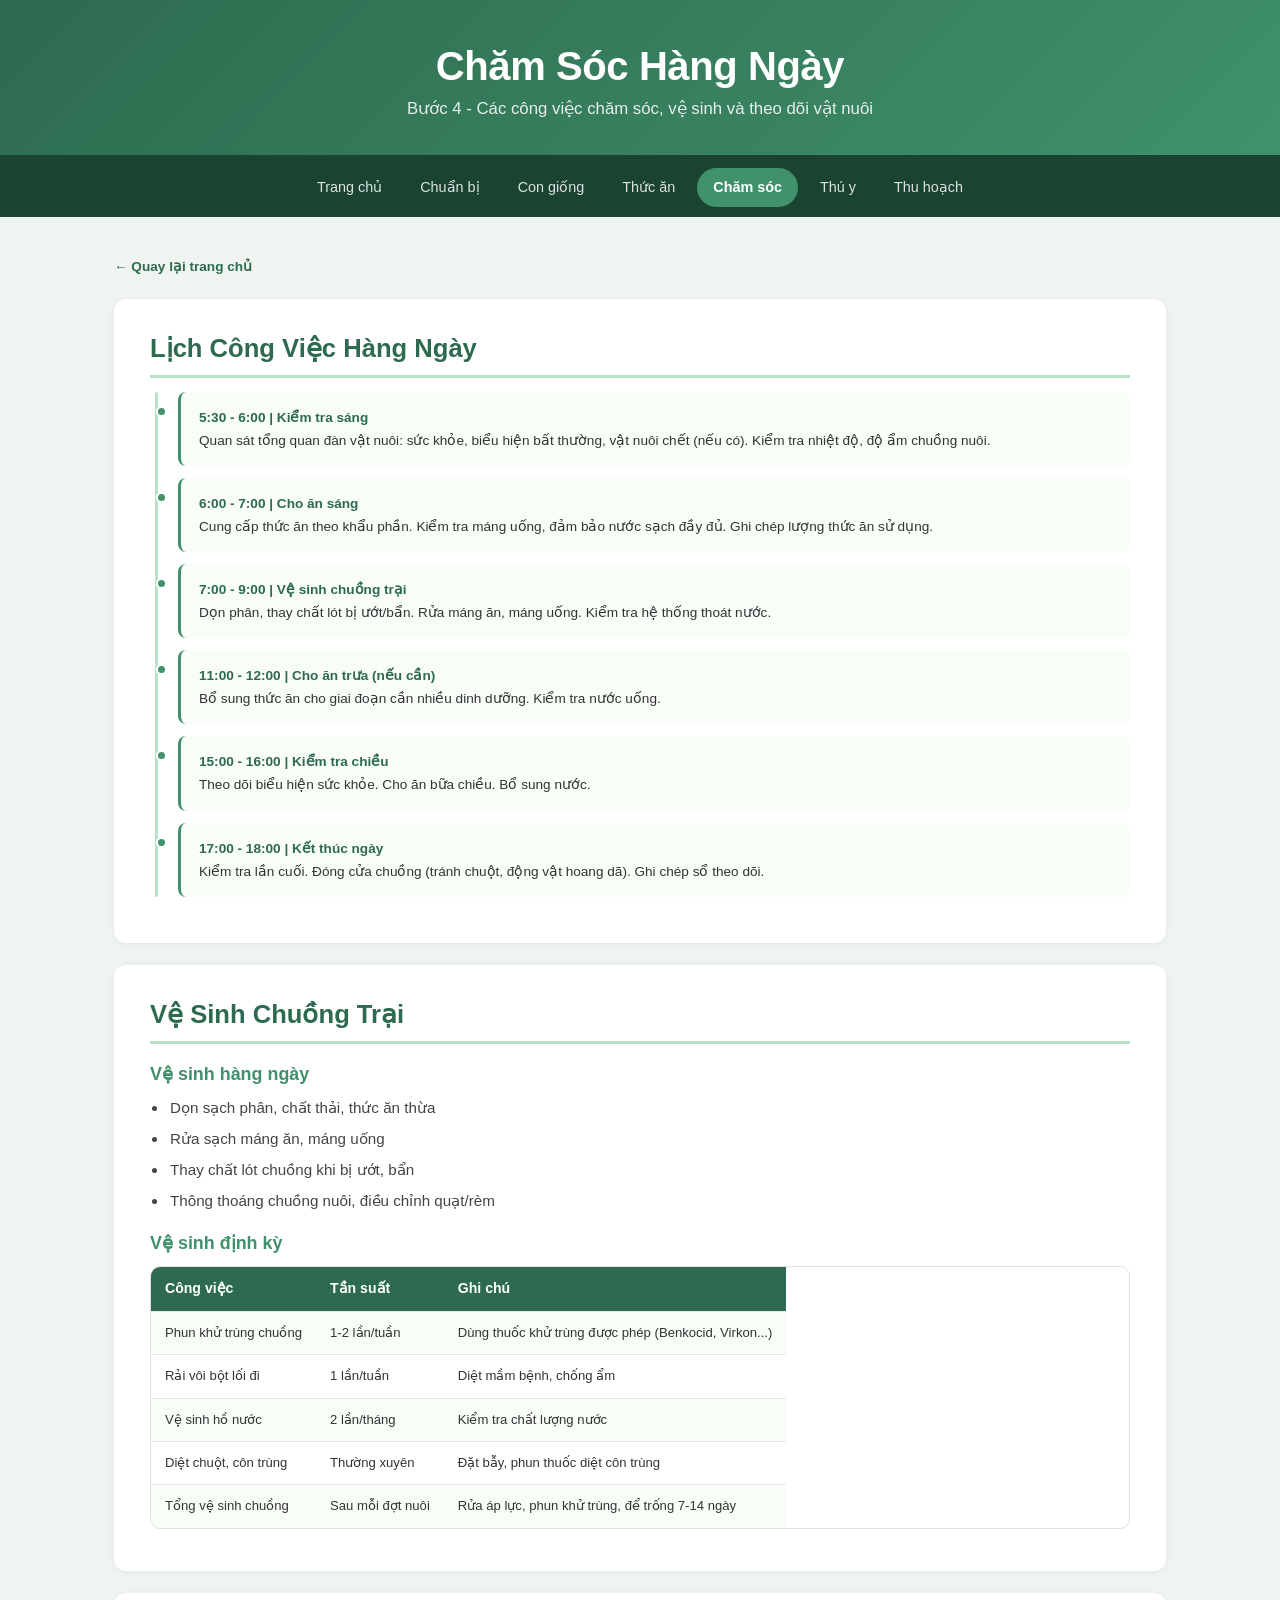
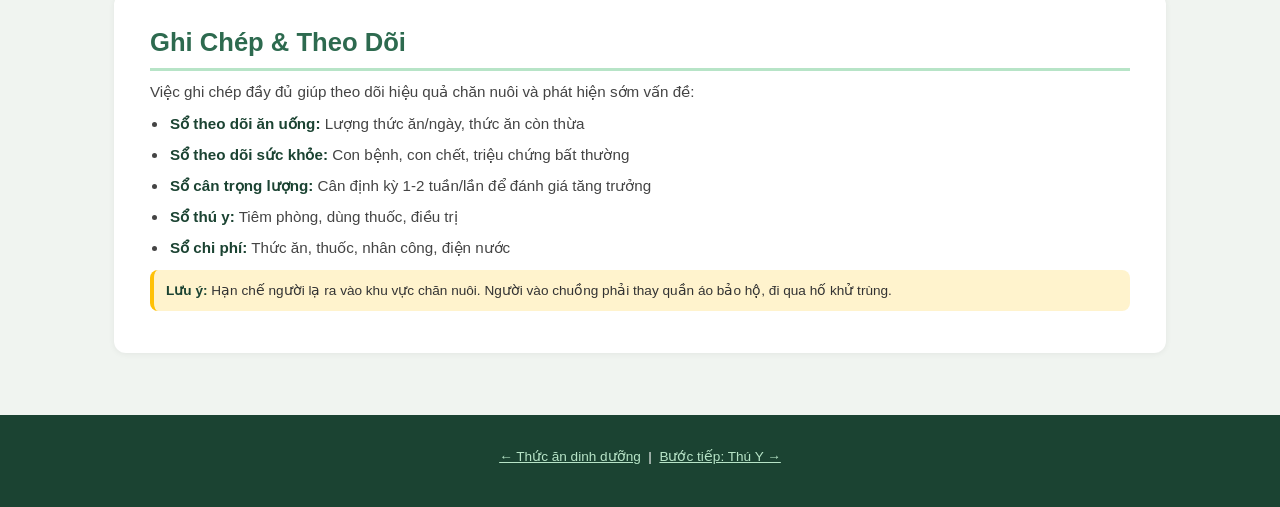
<file: cham-soc.html>
<!DOCTYPE html>
<html lang="vi">
<head>
    <meta charset="UTF-8">
    <meta name="viewport" content="width=device-width, initial-scale=1.0">
    <title>Chăm Sóc Hàng Ngày - Quy Trình Chăn Nuôi</title>
    <link rel="stylesheet" href="style.css">
</head>
<body>

<div class="header">
    <h1>Chăm Sóc Hàng Ngày</h1>
    <p>Bước 4 - Các công việc chăm sóc, vệ sinh và theo dõi vật nuôi</p>
</div>

<nav class="nav">
    <a href="index.html">Trang chủ</a>
    <a href="chuan-bi.html">Chuẩn bị</a>
    <a href="con-giong.html">Con giống</a>
    <a href="thuc-an.html">Thức ăn</a>
    <a href="cham-soc.html" class="active">Chăm sóc</a>
    <a href="thu-y.html">Thú y</a>
    <a href="thu-hoach.html">Thu hoạch</a>
</nav>

<div class="container">
    <a href="index.html" class="back-link">&larr; Quay lại trang chủ</a>

    <div class="section">
        <h2>Lịch Công Việc Hàng Ngày</h2>
        <div class="timeline">
            <div class="timeline-item">
                <strong>5:30 - 6:00 | Kiểm tra sáng</strong><br>
                Quan sát tổng quan đàn vật nuôi: sức khỏe, biểu hiện bất thường, vật nuôi chết (nếu có). Kiểm tra nhiệt độ, độ ẩm chuồng nuôi.
            </div>
            <div class="timeline-item">
                <strong>6:00 - 7:00 | Cho ăn sáng</strong><br>
                Cung cấp thức ăn theo khẩu phần. Kiểm tra máng uống, đảm bảo nước sạch đầy đủ. Ghi chép lượng thức ăn sử dụng.
            </div>
            <div class="timeline-item">
                <strong>7:00 - 9:00 | Vệ sinh chuồng trại</strong><br>
                Dọn phân, thay chất lót bị ướt/bẩn. Rửa máng ăn, máng uống. Kiểm tra hệ thống thoát nước.
            </div>
            <div class="timeline-item">
                <strong>11:00 - 12:00 | Cho ăn trưa (nếu cần)</strong><br>
                Bổ sung thức ăn cho giai đoạn cần nhiều dinh dưỡng. Kiểm tra nước uống.
            </div>
            <div class="timeline-item">
                <strong>15:00 - 16:00 | Kiểm tra chiều</strong><br>
                Theo dõi biểu hiện sức khỏe. Cho ăn bữa chiều. Bổ sung nước.
            </div>
            <div class="timeline-item">
                <strong>17:00 - 18:00 | Kết thúc ngày</strong><br>
                Kiểm tra lần cuối. Đóng cửa chuồng (tránh chuột, động vật hoang dã). Ghi chép sổ theo dõi.
            </div>
        </div>
    </div>

    <div class="section">
        <h2>Vệ Sinh Chuồng Trại</h2>
        <h3>Vệ sinh hàng ngày</h3>
        <ul>
            <li>Dọn sạch phân, chất thải, thức ăn thừa</li>
            <li>Rửa sạch máng ăn, máng uống</li>
            <li>Thay chất lót chuồng khi bị ướt, bẩn</li>
            <li>Thông thoáng chuồng nuôi, điều chỉnh quạt/rèm</li>
        </ul>

        <h3>Vệ sinh định kỳ</h3>
        <table class="info-table">
            <tr>
                <th>Công việc</th>
                <th>Tần suất</th>
                <th>Ghi chú</th>
            </tr>
            <tr>
                <td>Phun khử trùng chuồng</td>
                <td>1-2 lần/tuần</td>
                <td>Dùng thuốc khử trùng được phép (Benkocid, Virkon...)</td>
            </tr>
            <tr>
                <td>Rải vôi bột lối đi</td>
                <td>1 lần/tuần</td>
                <td>Diệt mầm bệnh, chống ẩm</td>
            </tr>
            <tr>
                <td>Vệ sinh hồ nước</td>
                <td>2 lần/tháng</td>
                <td>Kiểm tra chất lượng nước</td>
            </tr>
            <tr>
                <td>Diệt chuột, côn trùng</td>
                <td>Thường xuyên</td>
                <td>Đặt bẫy, phun thuốc diệt côn trùng</td>
            </tr>
            <tr>
                <td>Tổng vệ sinh chuồng</td>
                <td>Sau mỗi đợt nuôi</td>
                <td>Rửa áp lực, phun khử trùng, để trống 7-14 ngày</td>
            </tr>
        </table>
    </div>

    <div class="section">
        <h2>Ghi Chép & Theo Dõi</h2>
        <p>Việc ghi chép đầy đủ giúp theo dõi hiệu quả chăn nuôi và phát hiện sớm vấn đề:</p>
        <ul>
            <li><strong>Sổ theo dõi ăn uống:</strong> Lượng thức ăn/ngày, thức ăn còn thừa</li>
            <li><strong>Sổ theo dõi sức khỏe:</strong> Con bệnh, con chết, triệu chứng bất thường</li>
            <li><strong>Sổ cân trọng lượng:</strong> Cân định kỳ 1-2 tuần/lần để đánh giá tăng trưởng</li>
            <li><strong>Sổ thú y:</strong> Tiêm phòng, dùng thuốc, điều trị</li>
            <li><strong>Sổ chi phí:</strong> Thức ăn, thuốc, nhân công, điện nước</li>
        </ul>

        <div class="alert">
            <strong>Lưu ý:</strong> Hạn chế người lạ ra vào khu vực chăn nuôi. Người vào chuồng phải thay quần áo bảo hộ, đi qua hố khử trùng.
        </div>
    </div>
</div>

<div class="footer">
    <p><a href="thuc-an.html">&larr; Thức ăn dinh dưỡng</a> &nbsp;|&nbsp; <a href="thu-y.html">Bước tiếp: Thú Y &rarr;</a></p>
</div>

</body>
</html>
</file>
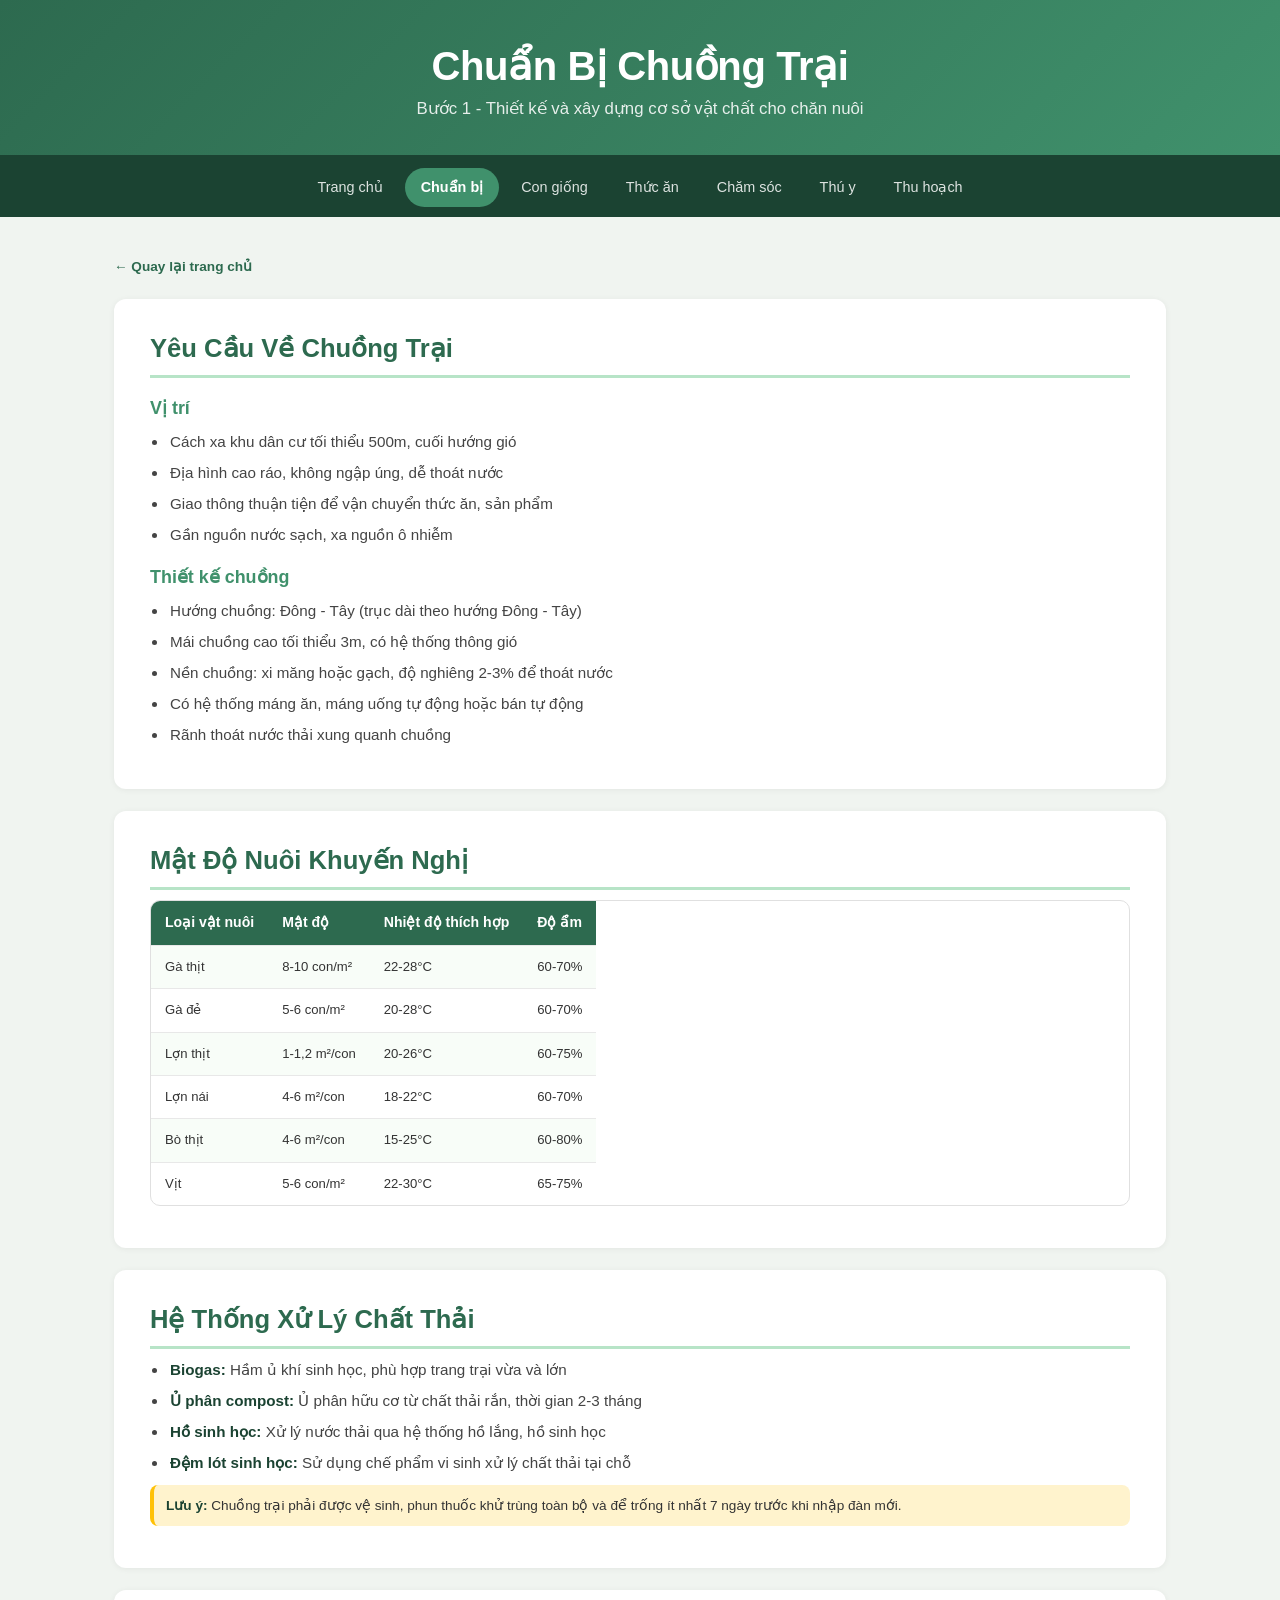
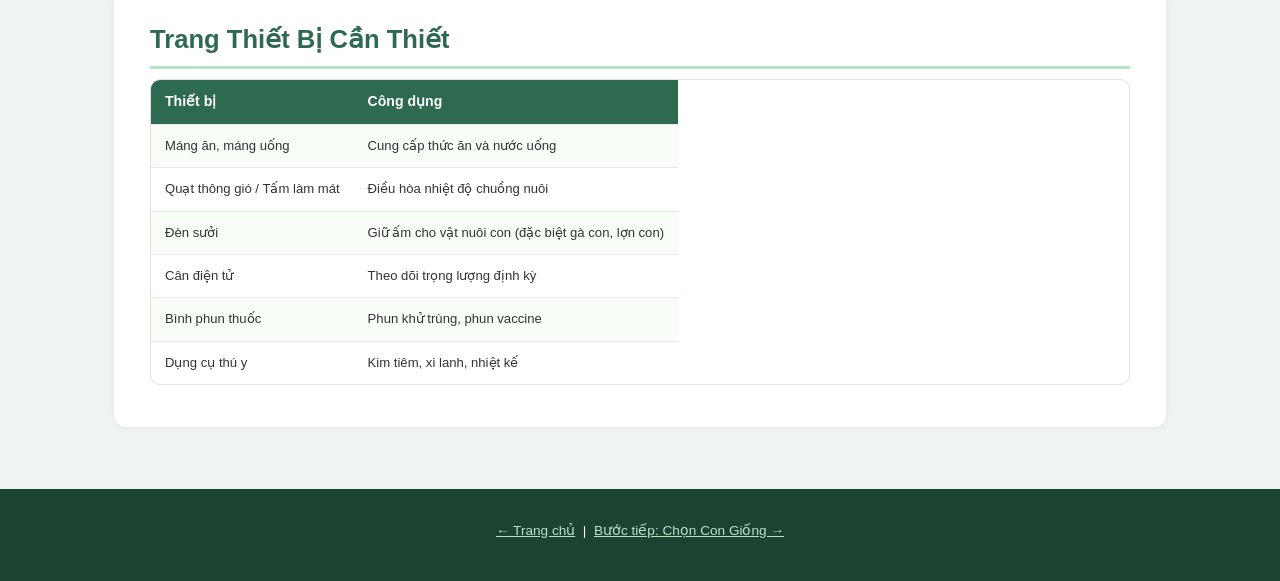
<file: chuan-bi.html>
<!DOCTYPE html>
<html lang="vi">
<head>
    <meta charset="UTF-8">
    <meta name="viewport" content="width=device-width, initial-scale=1.0">
    <title>Chuẩn Bị Chuồng Trại - Quy Trình Chăn Nuôi</title>
    <link rel="stylesheet" href="style.css">
</head>
<body>

<div class="header">
    <h1>Chuẩn Bị Chuồng Trại</h1>
    <p>Bước 1 - Thiết kế và xây dựng cơ sở vật chất cho chăn nuôi</p>
</div>

<nav class="nav">
    <a href="index.html">Trang chủ</a>
    <a href="chuan-bi.html" class="active">Chuẩn bị</a>
    <a href="con-giong.html">Con giống</a>
    <a href="thuc-an.html">Thức ăn</a>
    <a href="cham-soc.html">Chăm sóc</a>
    <a href="thu-y.html">Thú y</a>
    <a href="thu-hoach.html">Thu hoạch</a>
</nav>

<div class="container">
    <a href="index.html" class="back-link">&larr; Quay lại trang chủ</a>

    <div class="section">
        <h2>Yêu Cầu Về Chuồng Trại</h2>
        <h3>Vị trí</h3>
        <ul>
            <li>Cách xa khu dân cư tối thiểu 500m, cuối hướng gió</li>
            <li>Địa hình cao ráo, không ngập úng, dễ thoát nước</li>
            <li>Giao thông thuận tiện để vận chuyển thức ăn, sản phẩm</li>
            <li>Gần nguồn nước sạch, xa nguồn ô nhiễm</li>
        </ul>

        <h3>Thiết kế chuồng</h3>
        <ul>
            <li>Hướng chuồng: Đông - Tây (trục dài theo hướng Đông - Tây)</li>
            <li>Mái chuồng cao tối thiểu 3m, có hệ thống thông gió</li>
            <li>Nền chuồng: xi măng hoặc gạch, độ nghiêng 2-3% để thoát nước</li>
            <li>Có hệ thống máng ăn, máng uống tự động hoặc bán tự động</li>
            <li>Rãnh thoát nước thải xung quanh chuồng</li>
        </ul>
    </div>

    <div class="section">
        <h2>Mật Độ Nuôi Khuyến Nghị</h2>
        <table class="info-table">
            <tr>
                <th>Loại vật nuôi</th>
                <th>Mật độ</th>
                <th>Nhiệt độ thích hợp</th>
                <th>Độ ẩm</th>
            </tr>
            <tr>
                <td>Gà thịt</td>
                <td>8-10 con/m²</td>
                <td>22-28°C</td>
                <td>60-70%</td>
            </tr>
            <tr>
                <td>Gà đẻ</td>
                <td>5-6 con/m²</td>
                <td>20-28°C</td>
                <td>60-70%</td>
            </tr>
            <tr>
                <td>Lợn thịt</td>
                <td>1-1,2 m²/con</td>
                <td>20-26°C</td>
                <td>60-75%</td>
            </tr>
            <tr>
                <td>Lợn nái</td>
                <td>4-6 m²/con</td>
                <td>18-22°C</td>
                <td>60-70%</td>
            </tr>
            <tr>
                <td>Bò thịt</td>
                <td>4-6 m²/con</td>
                <td>15-25°C</td>
                <td>60-80%</td>
            </tr>
            <tr>
                <td>Vịt</td>
                <td>5-6 con/m²</td>
                <td>22-30°C</td>
                <td>65-75%</td>
            </tr>
        </table>
    </div>

    <div class="section">
        <h2>Hệ Thống Xử Lý Chất Thải</h2>
        <ul>
            <li><strong>Biogas:</strong> Hầm ủ khí sinh học, phù hợp trang trại vừa và lớn</li>
            <li><strong>Ủ phân compost:</strong> Ủ phân hữu cơ từ chất thải rắn, thời gian 2-3 tháng</li>
            <li><strong>Hồ sinh học:</strong> Xử lý nước thải qua hệ thống hồ lắng, hồ sinh học</li>
            <li><strong>Đệm lót sinh học:</strong> Sử dụng chế phẩm vi sinh xử lý chất thải tại chỗ</li>
        </ul>

        <div class="alert">
            <strong>Lưu ý:</strong> Chuồng trại phải được vệ sinh, phun thuốc khử trùng toàn bộ và để trống ít nhất 7 ngày trước khi nhập đàn mới.
        </div>
    </div>

    <div class="section">
        <h2>Trang Thiết Bị Cần Thiết</h2>
        <table class="info-table">
            <tr>
                <th>Thiết bị</th>
                <th>Công dụng</th>
            </tr>
            <tr>
                <td>Máng ăn, máng uống</td>
                <td>Cung cấp thức ăn và nước uống</td>
            </tr>
            <tr>
                <td>Quạt thông gió / Tấm làm mát</td>
                <td>Điều hòa nhiệt độ chuồng nuôi</td>
            </tr>
            <tr>
                <td>Đèn sưởi</td>
                <td>Giữ ấm cho vật nuôi con (đặc biệt gà con, lợn con)</td>
            </tr>
            <tr>
                <td>Cân điện tử</td>
                <td>Theo dõi trọng lượng định kỳ</td>
            </tr>
            <tr>
                <td>Bình phun thuốc</td>
                <td>Phun khử trùng, phun vaccine</td>
            </tr>
            <tr>
                <td>Dụng cụ thú y</td>
                <td>Kim tiêm, xi lanh, nhiệt kế</td>
            </tr>
        </table>
    </div>
</div>

<div class="footer">
    <p><a href="index.html">&larr; Trang chủ</a> &nbsp;|&nbsp; <a href="con-giong.html">Bước tiếp: Chọn Con Giống &rarr;</a></p>
</div>

</body>
</html>
</file>
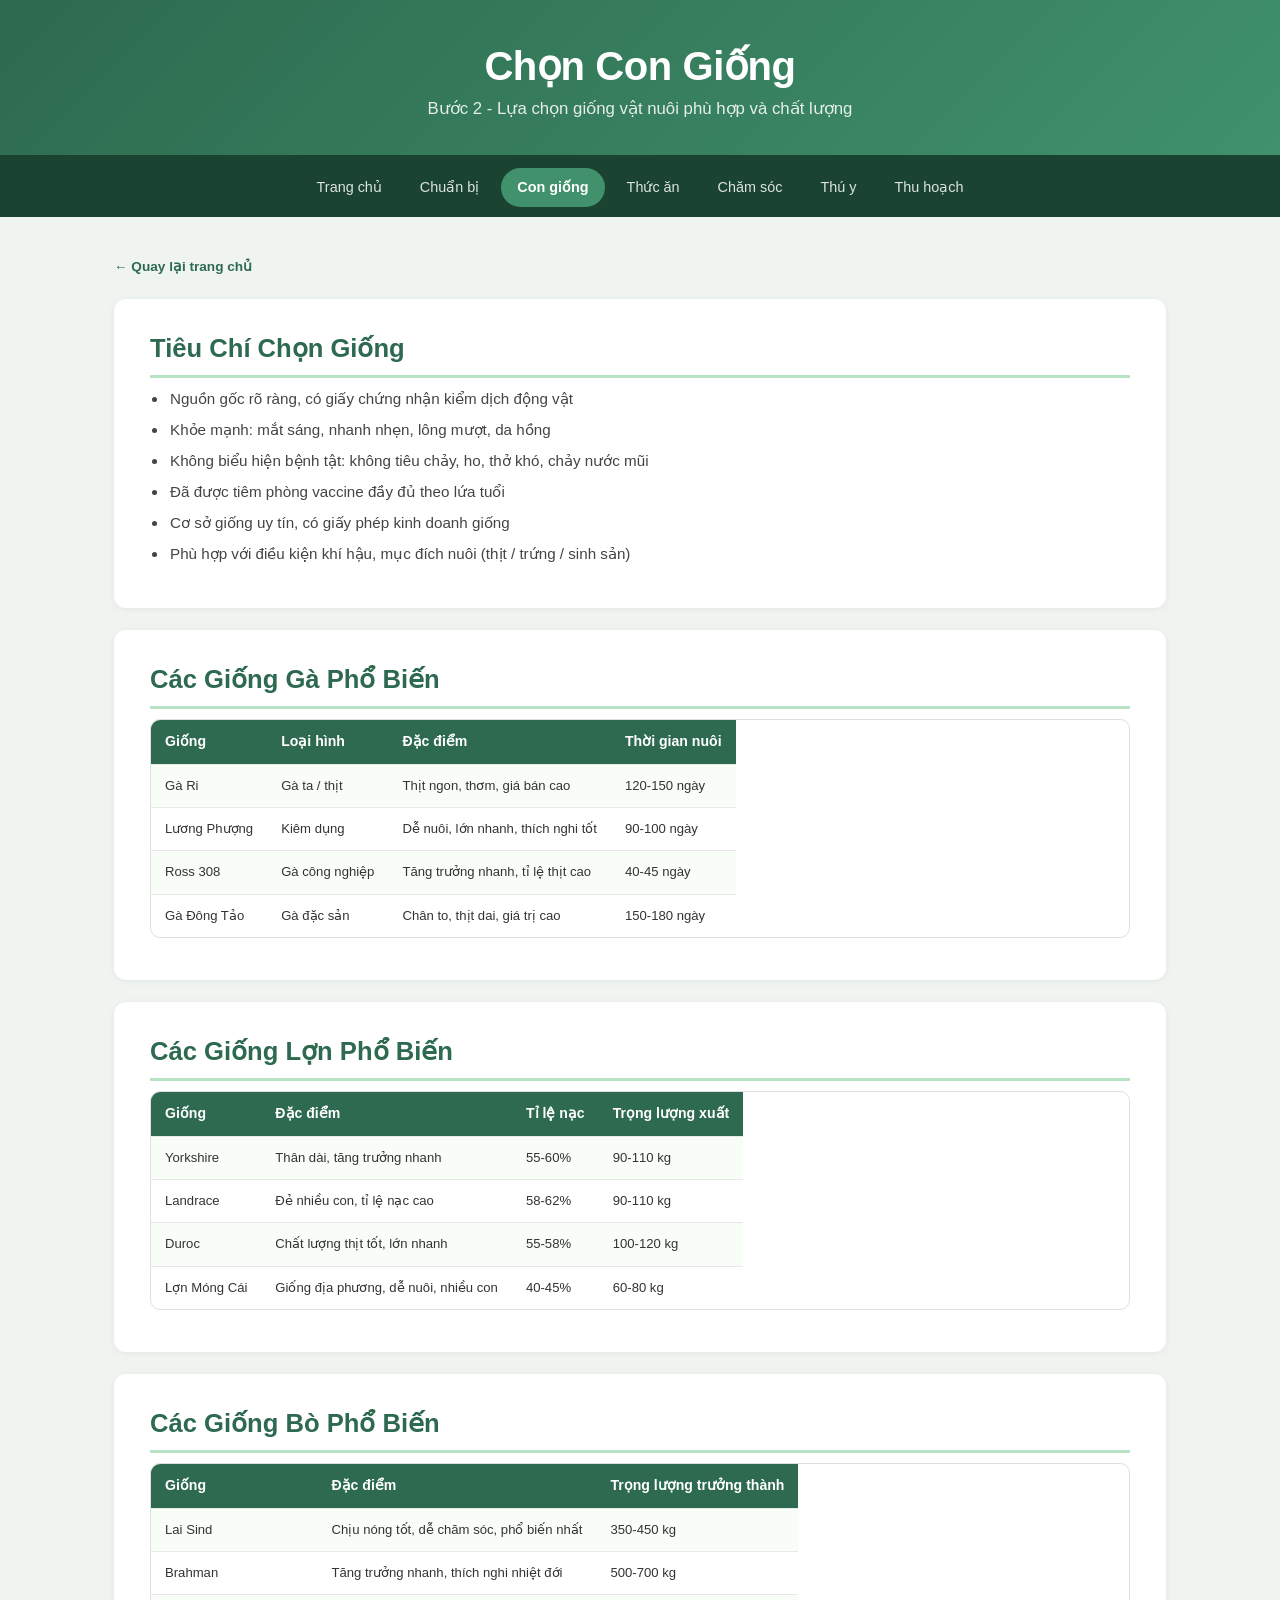
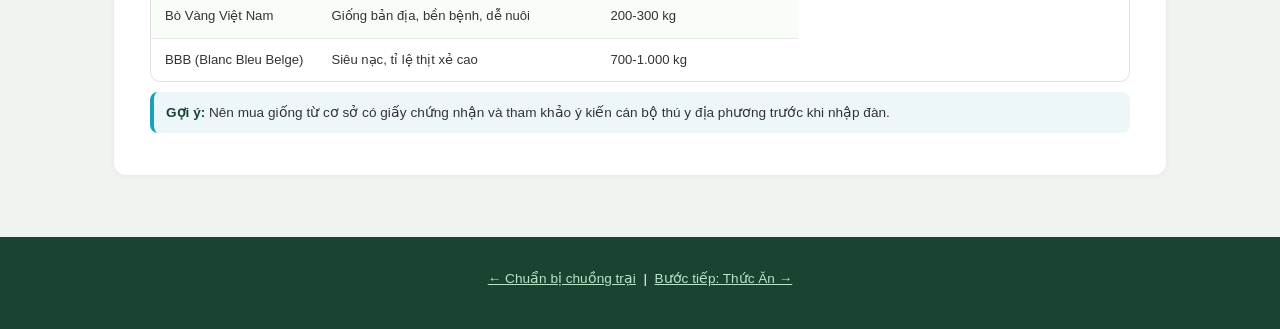
<file: con-giong.html>
<!DOCTYPE html>
<html lang="vi">
<head>
    <meta charset="UTF-8">
    <meta name="viewport" content="width=device-width, initial-scale=1.0">
    <title>Chọn Con Giống - Quy Trình Chăn Nuôi</title>
    <link rel="stylesheet" href="style.css">
</head>
<body>

<div class="header">
    <h1>Chọn Con Giống</h1>
    <p>Bước 2 - Lựa chọn giống vật nuôi phù hợp và chất lượng</p>
</div>

<nav class="nav">
    <a href="index.html">Trang chủ</a>
    <a href="chuan-bi.html">Chuẩn bị</a>
    <a href="con-giong.html" class="active">Con giống</a>
    <a href="thuc-an.html">Thức ăn</a>
    <a href="cham-soc.html">Chăm sóc</a>
    <a href="thu-y.html">Thú y</a>
    <a href="thu-hoach.html">Thu hoạch</a>
</nav>

<div class="container">
    <a href="index.html" class="back-link">&larr; Quay lại trang chủ</a>

    <div class="section">
        <h2>Tiêu Chí Chọn Giống</h2>
        <ul>
            <li>Nguồn gốc rõ ràng, có giấy chứng nhận kiểm dịch động vật</li>
            <li>Khỏe mạnh: mắt sáng, nhanh nhẹn, lông mượt, da hồng</li>
            <li>Không biểu hiện bệnh tật: không tiêu chảy, ho, thở khó, chảy nước mũi</li>
            <li>Đã được tiêm phòng vaccine đầy đủ theo lứa tuổi</li>
            <li>Cơ sở giống uy tín, có giấy phép kinh doanh giống</li>
            <li>Phù hợp với điều kiện khí hậu, mục đích nuôi (thịt / trứng / sinh sản)</li>
        </ul>
    </div>

    <div class="section">
        <h2>Các Giống Gà Phổ Biến</h2>
        <table class="info-table">
            <tr>
                <th>Giống</th>
                <th>Loại hình</th>
                <th>Đặc điểm</th>
                <th>Thời gian nuôi</th>
            </tr>
            <tr>
                <td>Gà Ri</td>
                <td>Gà ta / thịt</td>
                <td>Thịt ngon, thơm, giá bán cao</td>
                <td>120-150 ngày</td>
            </tr>
            <tr>
                <td>Lương Phượng</td>
                <td>Kiêm dụng</td>
                <td>Dễ nuôi, lớn nhanh, thích nghi tốt</td>
                <td>90-100 ngày</td>
            </tr>
            <tr>
                <td>Ross 308</td>
                <td>Gà công nghiệp</td>
                <td>Tăng trưởng nhanh, tỉ lệ thịt cao</td>
                <td>40-45 ngày</td>
            </tr>
            <tr>
                <td>Gà Đông Tảo</td>
                <td>Gà đặc sản</td>
                <td>Chân to, thịt dai, giá trị cao</td>
                <td>150-180 ngày</td>
            </tr>
        </table>
    </div>

    <div class="section">
        <h2>Các Giống Lợn Phổ Biến</h2>
        <table class="info-table">
            <tr>
                <th>Giống</th>
                <th>Đặc điểm</th>
                <th>Tỉ lệ nạc</th>
                <th>Trọng lượng xuất</th>
            </tr>
            <tr>
                <td>Yorkshire</td>
                <td>Thân dài, tăng trưởng nhanh</td>
                <td>55-60%</td>
                <td>90-110 kg</td>
            </tr>
            <tr>
                <td>Landrace</td>
                <td>Đẻ nhiều con, tỉ lệ nạc cao</td>
                <td>58-62%</td>
                <td>90-110 kg</td>
            </tr>
            <tr>
                <td>Duroc</td>
                <td>Chất lượng thịt tốt, lớn nhanh</td>
                <td>55-58%</td>
                <td>100-120 kg</td>
            </tr>
            <tr>
                <td>Lợn Móng Cái</td>
                <td>Giống địa phương, dễ nuôi, nhiều con</td>
                <td>40-45%</td>
                <td>60-80 kg</td>
            </tr>
        </table>
    </div>

    <div class="section">
        <h2>Các Giống Bò Phổ Biến</h2>
        <table class="info-table">
            <tr>
                <th>Giống</th>
                <th>Đặc điểm</th>
                <th>Trọng lượng trưởng thành</th>
            </tr>
            <tr>
                <td>Lai Sind</td>
                <td>Chịu nóng tốt, dễ chăm sóc, phổ biến nhất</td>
                <td>350-450 kg</td>
            </tr>
            <tr>
                <td>Brahman</td>
                <td>Tăng trưởng nhanh, thích nghi nhiệt đới</td>
                <td>500-700 kg</td>
            </tr>
            <tr>
                <td>Bò Vàng Việt Nam</td>
                <td>Giống bản địa, bền bệnh, dễ nuôi</td>
                <td>200-300 kg</td>
            </tr>
            <tr>
                <td>BBB (Blanc Bleu Belge)</td>
                <td>Siêu nạc, tỉ lệ thịt xẻ cao</td>
                <td>700-1.000 kg</td>
            </tr>
        </table>

        <div class="alert alert-info">
            <strong>Gợi ý:</strong> Nên mua giống từ cơ sở có giấy chứng nhận và tham khảo ý kiến cán bộ thú y địa phương trước khi nhập đàn.
        </div>
    </div>
</div>

<div class="footer">
    <p><a href="chuan-bi.html">&larr; Chuẩn bị chuồng trại</a> &nbsp;|&nbsp; <a href="thuc-an.html">Bước tiếp: Thức Ăn &rarr;</a></p>
</div>

</body>
</html>
</file>
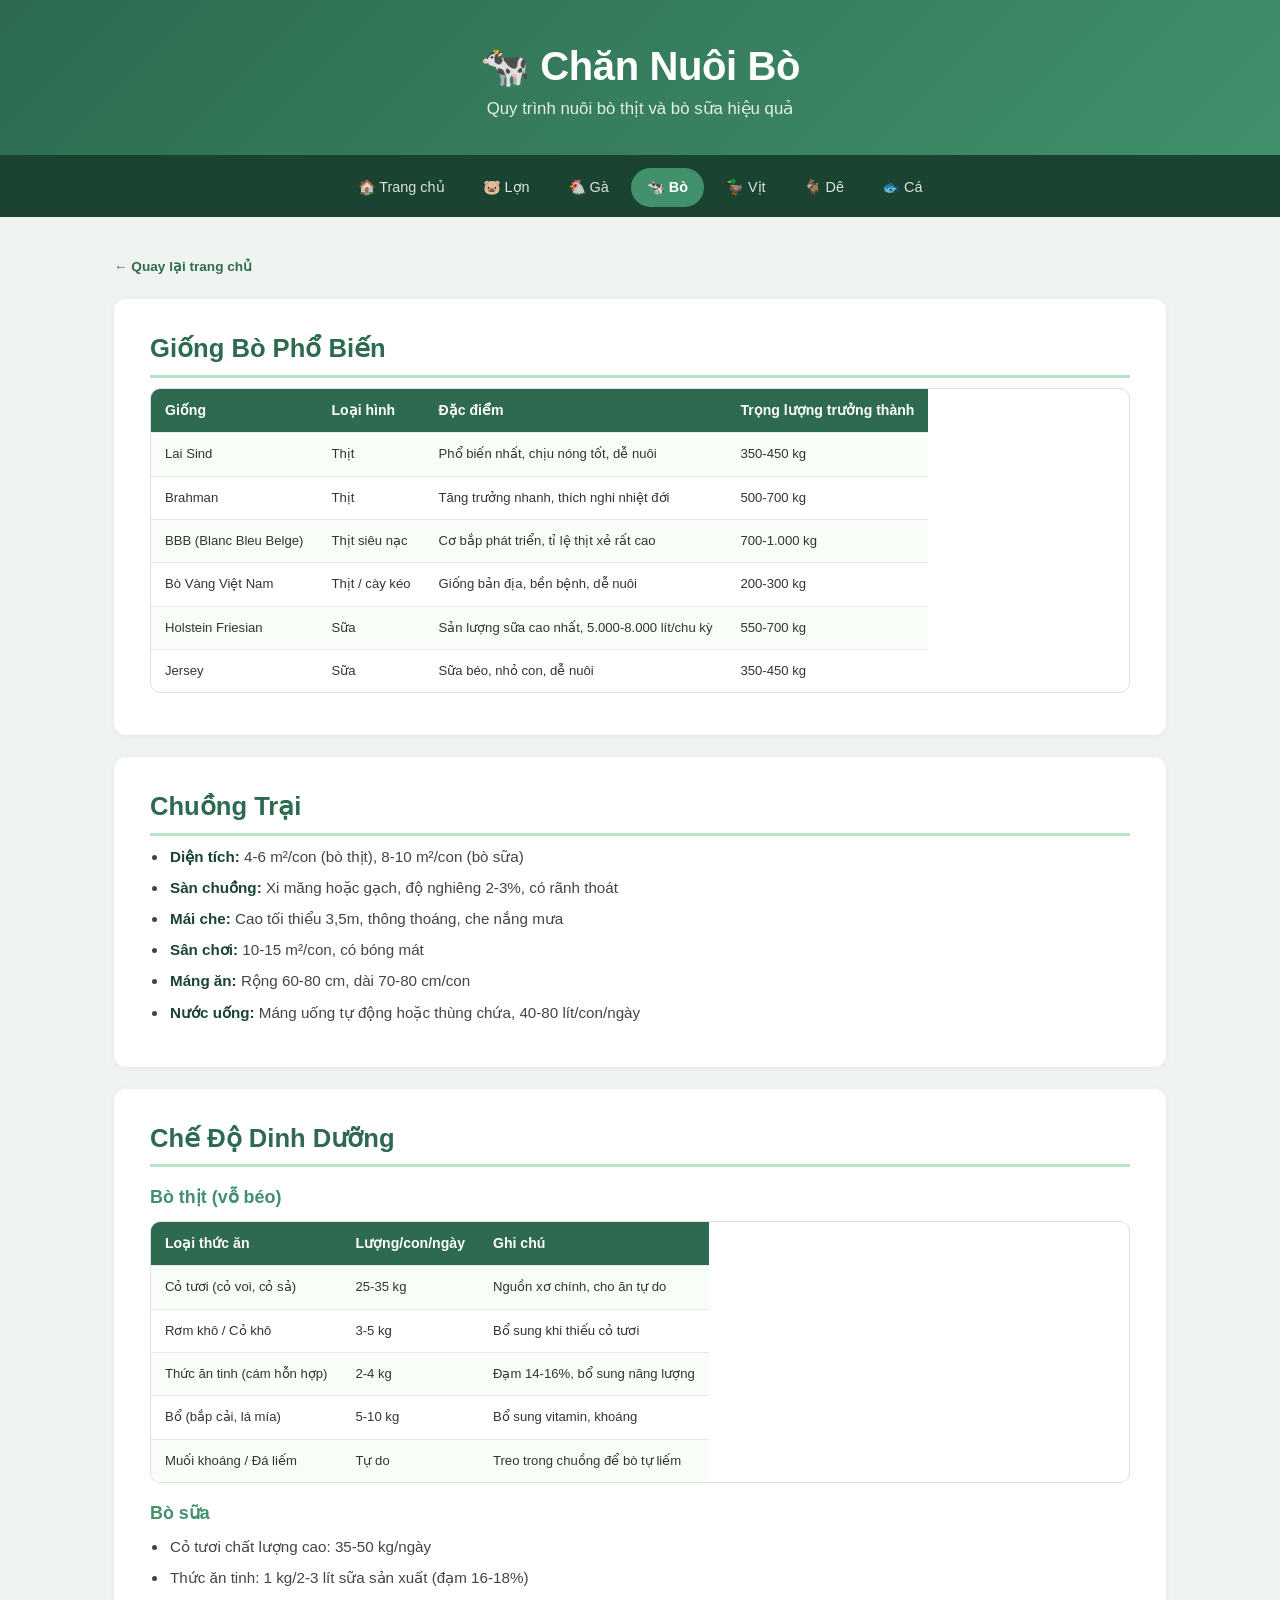
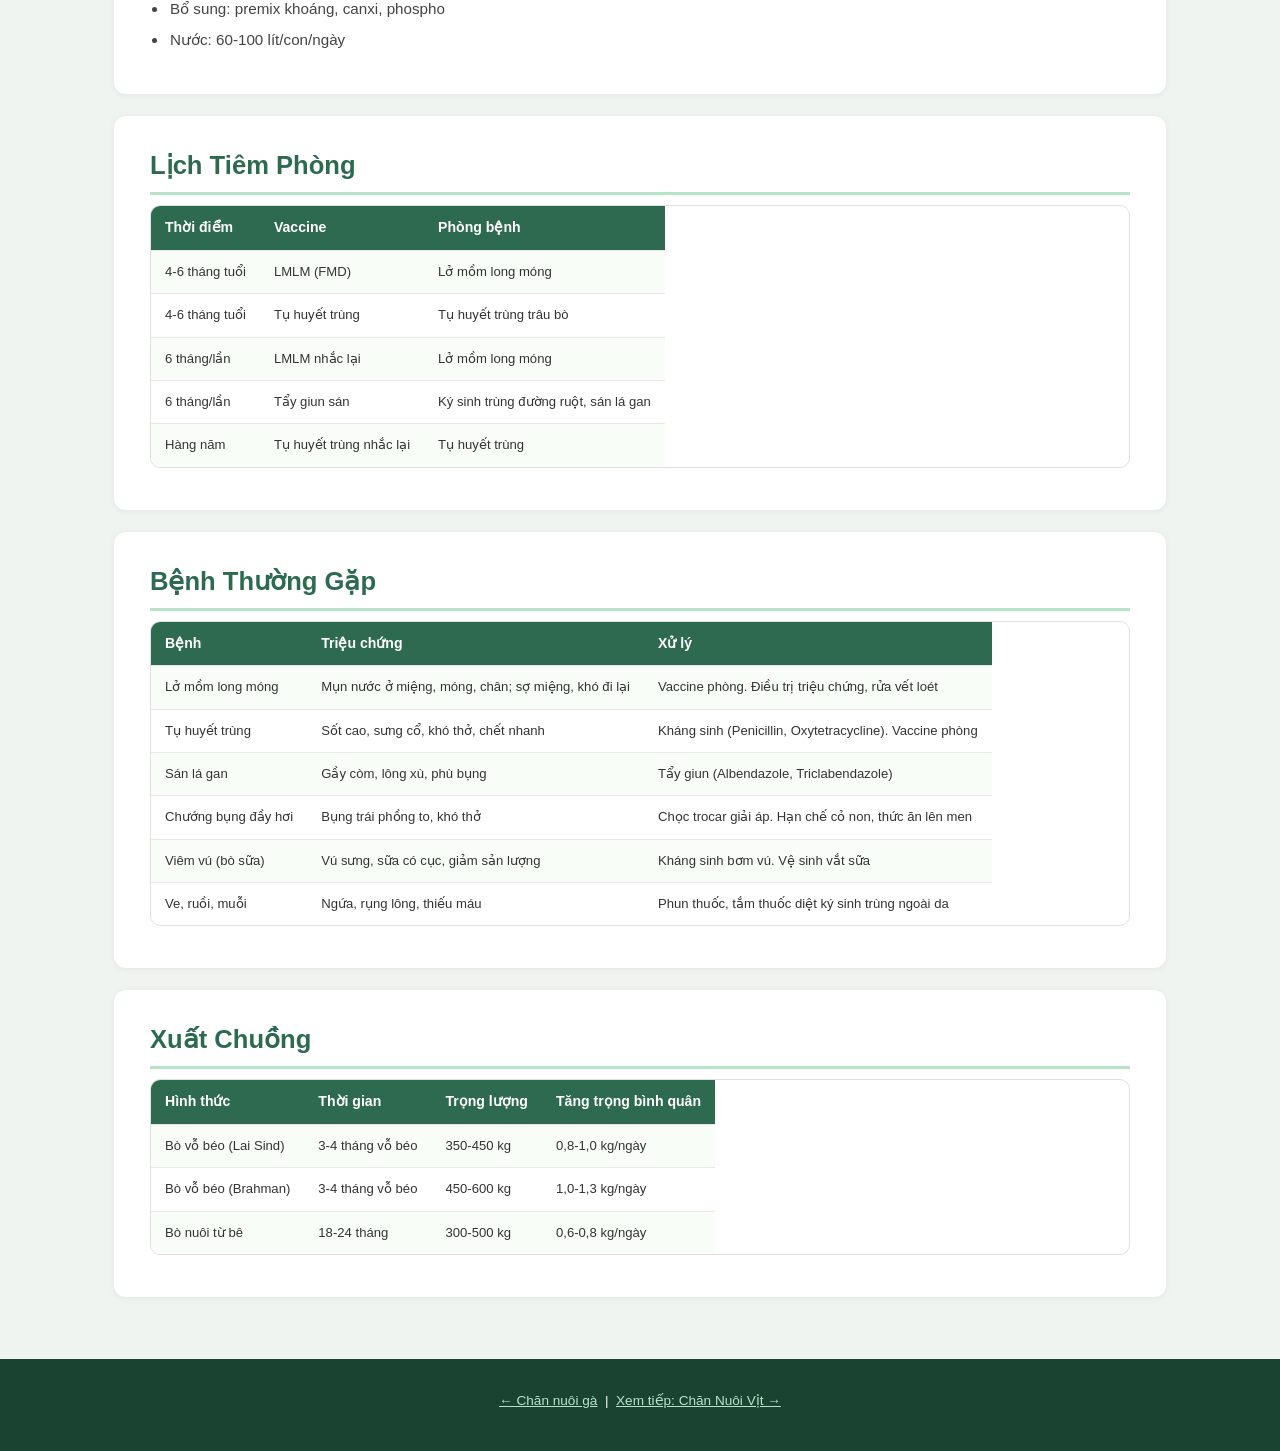
<file: nuoi-bo.html>
<!DOCTYPE html>
<html lang="vi">
<head>
    <meta charset="UTF-8">
    <meta name="viewport" content="width=device-width, initial-scale=1.0">
    <title>Chăn Nuôi Bò - Quy Trình Chăn Nuôi</title>
    <link rel="stylesheet" href="style.css">
</head>
<body>

<div class="header">
    <h1>🐄 Chăn Nuôi Bò</h1>
    <p>Quy trình nuôi bò thịt và bò sữa hiệu quả</p>
</div>

<nav class="nav">
    <a href="index.html">🏠 Trang chủ</a>
    <a href="nuoi-lon.html">🐷 Lợn</a>
    <a href="nuoi-ga.html">🐔 Gà</a>
    <a href="nuoi-bo.html" class="active">🐄 Bò</a>
    <a href="nuoi-vit.html">🦆 Vịt</a>
    <a href="nuoi-de.html">🐐 Dê</a>
    <a href="nuoi-ca.html">🐟 Cá</a>
</nav>

<div class="container">
    <a href="index.html" class="back-link">&larr; Quay lại trang chủ</a>

    <div class="section">
        <h2>Giống Bò Phổ Biến</h2>
        <table class="info-table">
            <tr>
                <th>Giống</th>
                <th>Loại hình</th>
                <th>Đặc điểm</th>
                <th>Trọng lượng trưởng thành</th>
            </tr>
            <tr>
                <td>Lai Sind</td>
                <td>Thịt</td>
                <td>Phổ biến nhất, chịu nóng tốt, dễ nuôi</td>
                <td>350-450 kg</td>
            </tr>
            <tr>
                <td>Brahman</td>
                <td>Thịt</td>
                <td>Tăng trưởng nhanh, thích nghi nhiệt đới</td>
                <td>500-700 kg</td>
            </tr>
            <tr>
                <td>BBB (Blanc Bleu Belge)</td>
                <td>Thịt siêu nạc</td>
                <td>Cơ bắp phát triển, tỉ lệ thịt xẻ rất cao</td>
                <td>700-1.000 kg</td>
            </tr>
            <tr>
                <td>Bò Vàng Việt Nam</td>
                <td>Thịt / cày kéo</td>
                <td>Giống bản địa, bền bệnh, dễ nuôi</td>
                <td>200-300 kg</td>
            </tr>
            <tr>
                <td>Holstein Friesian</td>
                <td>Sữa</td>
                <td>Sản lượng sữa cao nhất, 5.000-8.000 lít/chu kỳ</td>
                <td>550-700 kg</td>
            </tr>
            <tr>
                <td>Jersey</td>
                <td>Sữa</td>
                <td>Sữa béo, nhỏ con, dễ nuôi</td>
                <td>350-450 kg</td>
            </tr>
        </table>
    </div>

    <div class="section">
        <h2>Chuồng Trại</h2>
        <ul>
            <li><strong>Diện tích:</strong> 4-6 m²/con (bò thịt), 8-10 m²/con (bò sữa)</li>
            <li><strong>Sàn chuồng:</strong> Xi măng hoặc gạch, độ nghiêng 2-3%, có rãnh thoát</li>
            <li><strong>Mái che:</strong> Cao tối thiểu 3,5m, thông thoáng, che nắng mưa</li>
            <li><strong>Sân chơi:</strong> 10-15 m²/con, có bóng mát</li>
            <li><strong>Máng ăn:</strong> Rộng 60-80 cm, dài 70-80 cm/con</li>
            <li><strong>Nước uống:</strong> Máng uống tự động hoặc thùng chứa, 40-80 lít/con/ngày</li>
        </ul>
    </div>

    <div class="section">
        <h2>Chế Độ Dinh Dưỡng</h2>
        <h3>Bò thịt (vỗ béo)</h3>
        <table class="info-table">
            <tr>
                <th>Loại thức ăn</th>
                <th>Lượng/con/ngày</th>
                <th>Ghi chú</th>
            </tr>
            <tr>
                <td>Cỏ tươi (cỏ voi, cỏ sả)</td>
                <td>25-35 kg</td>
                <td>Nguồn xơ chính, cho ăn tự do</td>
            </tr>
            <tr>
                <td>Rơm khô / Cỏ khô</td>
                <td>3-5 kg</td>
                <td>Bổ sung khi thiếu cỏ tươi</td>
            </tr>
            <tr>
                <td>Thức ăn tinh (cám hỗn hợp)</td>
                <td>2-4 kg</td>
                <td>Đạm 14-16%, bổ sung năng lượng</td>
            </tr>
            <tr>
                <td>Bổ (bắp cải, lá mía)</td>
                <td>5-10 kg</td>
                <td>Bổ sung vitamin, khoáng</td>
            </tr>
            <tr>
                <td>Muối khoáng / Đá liếm</td>
                <td>Tự do</td>
                <td>Treo trong chuồng để bò tự liếm</td>
            </tr>
        </table>

        <h3>Bò sữa</h3>
        <ul>
            <li>Cỏ tươi chất lượng cao: 35-50 kg/ngày</li>
            <li>Thức ăn tinh: 1 kg/2-3 lít sữa sản xuất (đạm 16-18%)</li>
            <li>Bổ sung: premix khoáng, canxi, phospho</li>
            <li>Nước: 60-100 lít/con/ngày</li>
        </ul>
    </div>

    <div class="section">
        <h2>Lịch Tiêm Phòng</h2>
        <table class="info-table">
            <tr>
                <th>Thời điểm</th>
                <th>Vaccine</th>
                <th>Phòng bệnh</th>
            </tr>
            <tr>
                <td>4-6 tháng tuổi</td>
                <td>LMLM (FMD)</td>
                <td>Lở mồm long móng</td>
            </tr>
            <tr>
                <td>4-6 tháng tuổi</td>
                <td>Tụ huyết trùng</td>
                <td>Tụ huyết trùng trâu bò</td>
            </tr>
            <tr>
                <td>6 tháng/lần</td>
                <td>LMLM nhắc lại</td>
                <td>Lở mồm long móng</td>
            </tr>
            <tr>
                <td>6 tháng/lần</td>
                <td>Tẩy giun sán</td>
                <td>Ký sinh trùng đường ruột, sán lá gan</td>
            </tr>
            <tr>
                <td>Hàng năm</td>
                <td>Tụ huyết trùng nhắc lại</td>
                <td>Tụ huyết trùng</td>
            </tr>
        </table>
    </div>

    <div class="section">
        <h2>Bệnh Thường Gặp</h2>
        <table class="info-table">
            <tr>
                <th>Bệnh</th>
                <th>Triệu chứng</th>
                <th>Xử lý</th>
            </tr>
            <tr>
                <td>Lở mồm long móng</td>
                <td>Mụn nước ở miệng, móng, chân; sợ miệng, khó đi lại</td>
                <td>Vaccine phòng. Điều trị triệu chứng, rửa vết loét</td>
            </tr>
            <tr>
                <td>Tụ huyết trùng</td>
                <td>Sốt cao, sưng cổ, khó thở, chết nhanh</td>
                <td>Kháng sinh (Penicillin, Oxytetracycline). Vaccine phòng</td>
            </tr>
            <tr>
                <td>Sán lá gan</td>
                <td>Gầy còm, lông xù, phù bụng</td>
                <td>Tẩy giun (Albendazole, Triclabendazole)</td>
            </tr>
            <tr>
                <td>Chướng bụng đầy hơi</td>
                <td>Bụng trái phồng to, khó thở</td>
                <td>Chọc trocar giải áp. Hạn chế cỏ non, thức ăn lên men</td>
            </tr>
            <tr>
                <td>Viêm vú (bò sữa)</td>
                <td>Vú sưng, sữa có cục, giảm sản lượng</td>
                <td>Kháng sinh bơm vú. Vệ sinh vắt sữa</td>
            </tr>
            <tr>
                <td>Ve, ruồi, muỗi</td>
                <td>Ngứa, rụng lông, thiếu máu</td>
                <td>Phun thuốc, tắm thuốc diệt ký sinh trùng ngoài da</td>
            </tr>
        </table>
    </div>

    <div class="section">
        <h2>Xuất Chuồng</h2>
        <table class="info-table">
            <tr>
                <th>Hình thức</th>
                <th>Thời gian</th>
                <th>Trọng lượng</th>
                <th>Tăng trọng bình quân</th>
            </tr>
            <tr>
                <td>Bò vỗ béo (Lai Sind)</td>
                <td>3-4 tháng vỗ béo</td>
                <td>350-450 kg</td>
                <td>0,8-1,0 kg/ngày</td>
            </tr>
            <tr>
                <td>Bò vỗ béo (Brahman)</td>
                <td>3-4 tháng vỗ béo</td>
                <td>450-600 kg</td>
                <td>1,0-1,3 kg/ngày</td>
            </tr>
            <tr>
                <td>Bò nuôi từ bê</td>
                <td>18-24 tháng</td>
                <td>300-500 kg</td>
                <td>0,6-0,8 kg/ngày</td>
            </tr>
        </table>
    </div>
</div>

<div class="footer">
    <p><a href="nuoi-ga.html">&larr; Chăn nuôi gà</a> &nbsp;|&nbsp; <a href="nuoi-vit.html">Xem tiếp: Chăn Nuôi Vịt &rarr;</a></p>
</div>

</body>
</html>
</file>
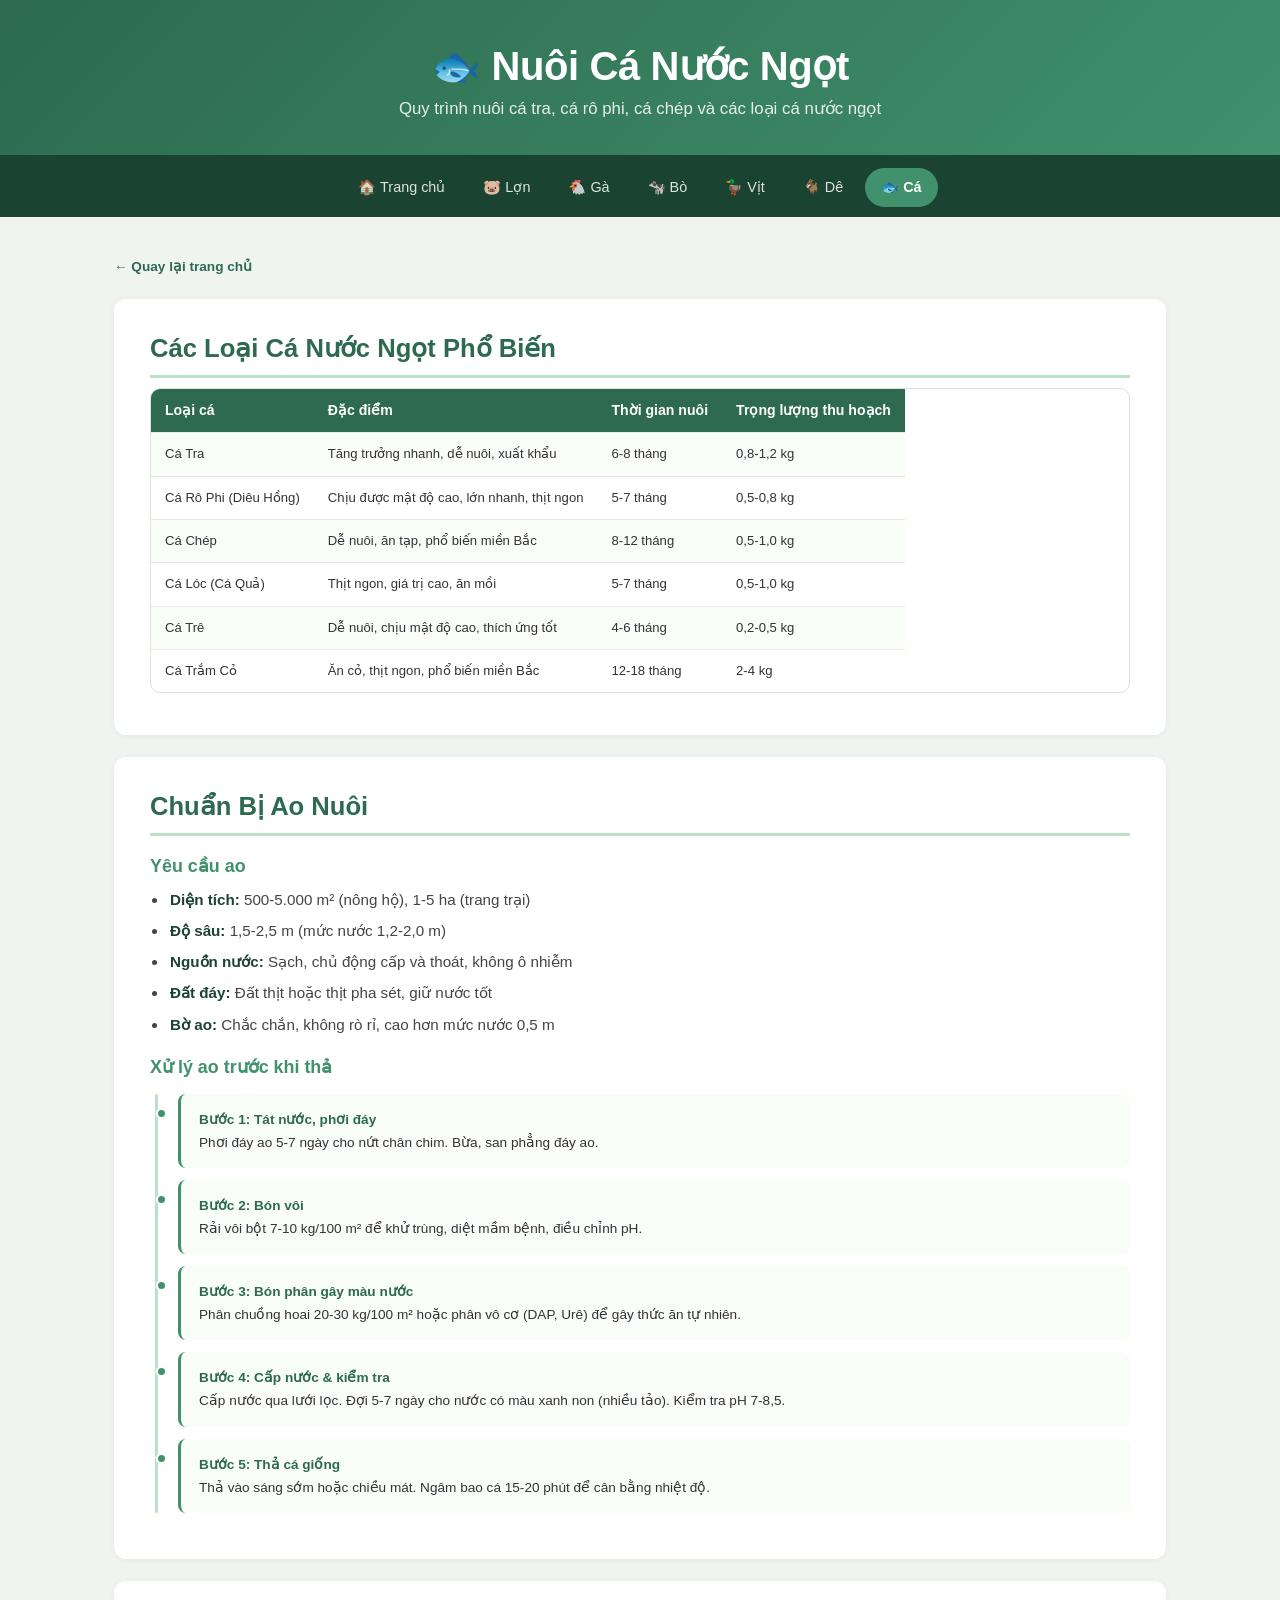
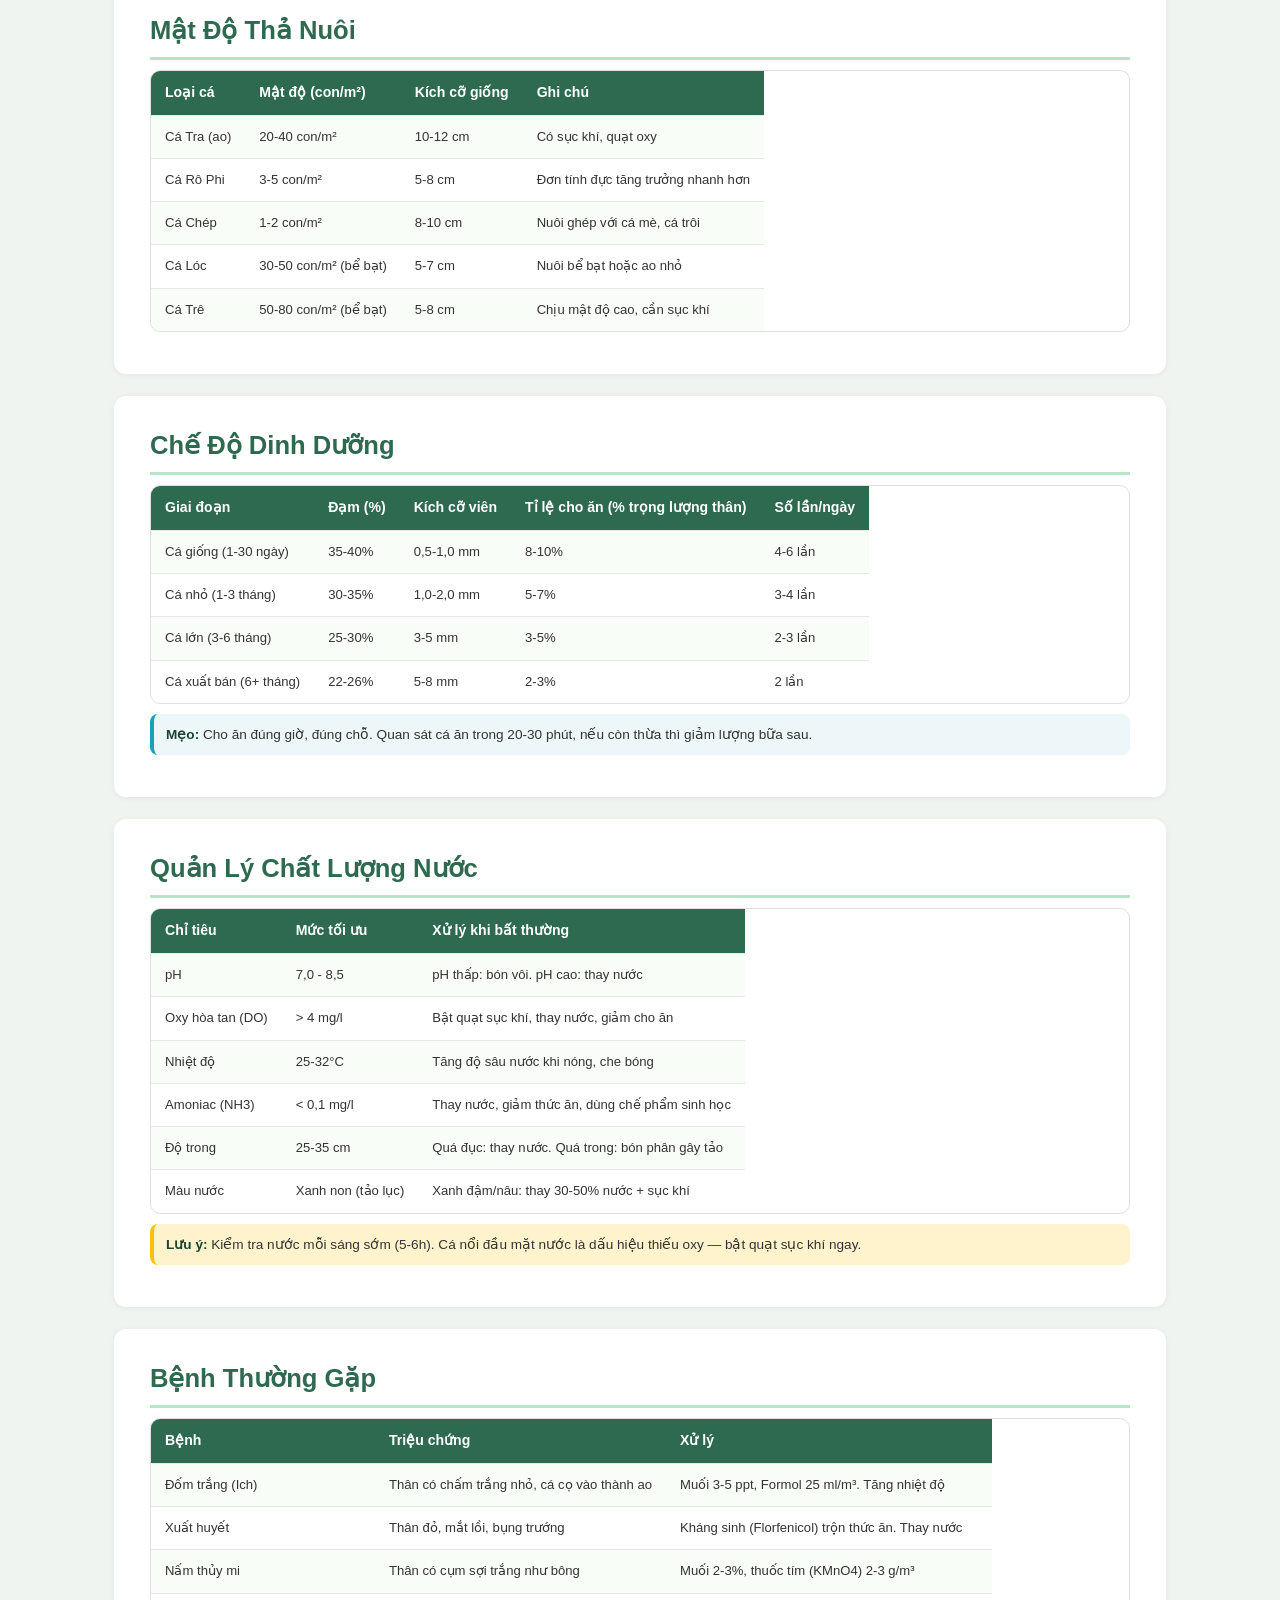
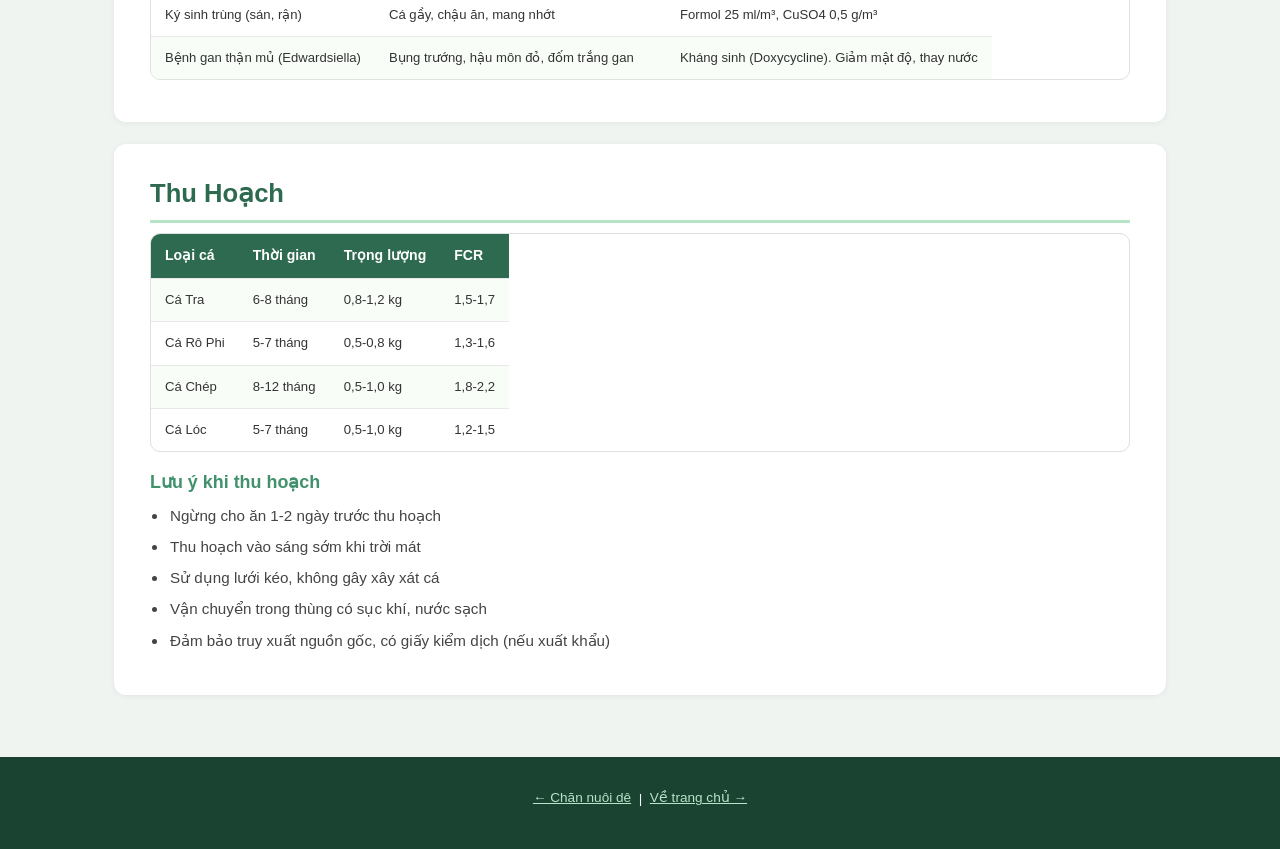
<file: nuoi-ca.html>
<!DOCTYPE html>
<html lang="vi">
<head>
    <meta charset="UTF-8">
    <meta name="viewport" content="width=device-width, initial-scale=1.0">
    <title>Nuôi Cá Nước Ngọt - Quy Trình Chăn Nuôi</title>
    <link rel="stylesheet" href="style.css">
</head>
<body>

<div class="header">
    <h1>🐟 Nuôi Cá Nước Ngọt</h1>
    <p>Quy trình nuôi cá tra, cá rô phi, cá chép và các loại cá nước ngọt</p>
</div>

<nav class="nav">
    <a href="index.html">🏠 Trang chủ</a>
    <a href="nuoi-lon.html">🐷 Lợn</a>
    <a href="nuoi-ga.html">🐔 Gà</a>
    <a href="nuoi-bo.html">🐄 Bò</a>
    <a href="nuoi-vit.html">🦆 Vịt</a>
    <a href="nuoi-de.html">🐐 Dê</a>
    <a href="nuoi-ca.html" class="active">🐟 Cá</a>
</nav>

<div class="container">
    <a href="index.html" class="back-link">&larr; Quay lại trang chủ</a>

    <div class="section">
        <h2>Các Loại Cá Nước Ngọt Phổ Biến</h2>
        <table class="info-table">
            <tr>
                <th>Loại cá</th>
                <th>Đặc điểm</th>
                <th>Thời gian nuôi</th>
                <th>Trọng lượng thu hoạch</th>
            </tr>
            <tr>
                <td>Cá Tra</td>
                <td>Tăng trưởng nhanh, dễ nuôi, xuất khẩu</td>
                <td>6-8 tháng</td>
                <td>0,8-1,2 kg</td>
            </tr>
            <tr>
                <td>Cá Rô Phi (Diêu Hồng)</td>
                <td>Chịu được mật độ cao, lớn nhanh, thịt ngon</td>
                <td>5-7 tháng</td>
                <td>0,5-0,8 kg</td>
            </tr>
            <tr>
                <td>Cá Chép</td>
                <td>Dễ nuôi, ăn tạp, phổ biến miền Bắc</td>
                <td>8-12 tháng</td>
                <td>0,5-1,0 kg</td>
            </tr>
            <tr>
                <td>Cá Lóc (Cá Quả)</td>
                <td>Thịt ngon, giá trị cao, ăn mồi</td>
                <td>5-7 tháng</td>
                <td>0,5-1,0 kg</td>
            </tr>
            <tr>
                <td>Cá Trê</td>
                <td>Dễ nuôi, chịu mật độ cao, thích ứng tốt</td>
                <td>4-6 tháng</td>
                <td>0,2-0,5 kg</td>
            </tr>
            <tr>
                <td>Cá Trắm Cỏ</td>
                <td>Ăn cỏ, thịt ngon, phổ biến miền Bắc</td>
                <td>12-18 tháng</td>
                <td>2-4 kg</td>
            </tr>
        </table>
    </div>

    <div class="section">
        <h2>Chuẩn Bị Ao Nuôi</h2>
        <h3>Yêu cầu ao</h3>
        <ul>
            <li><strong>Diện tích:</strong> 500-5.000 m² (nông hộ), 1-5 ha (trang trại)</li>
            <li><strong>Độ sâu:</strong> 1,5-2,5 m (mức nước 1,2-2,0 m)</li>
            <li><strong>Nguồn nước:</strong> Sạch, chủ động cấp và thoát, không ô nhiễm</li>
            <li><strong>Đất đáy:</strong> Đất thịt hoặc thịt pha sét, giữ nước tốt</li>
            <li><strong>Bờ ao:</strong> Chắc chắn, không rò rỉ, cao hơn mức nước 0,5 m</li>
        </ul>

        <h3>Xử lý ao trước khi thả</h3>
        <div class="timeline">
            <div class="timeline-item">
                <strong>Bước 1: Tát nước, phơi đáy</strong><br>
                Phơi đáy ao 5-7 ngày cho nứt chân chim. Bừa, san phẳng đáy ao.
            </div>
            <div class="timeline-item">
                <strong>Bước 2: Bón vôi</strong><br>
                Rải vôi bột 7-10 kg/100 m² để khử trùng, diệt mầm bệnh, điều chỉnh pH.
            </div>
            <div class="timeline-item">
                <strong>Bước 3: Bón phân gây màu nước</strong><br>
                Phân chuồng hoai 20-30 kg/100 m² hoặc phân vô cơ (DAP, Urê) để gây thức ăn tự nhiên.
            </div>
            <div class="timeline-item">
                <strong>Bước 4: Cấp nước & kiểm tra</strong><br>
                Cấp nước qua lưới lọc. Đợi 5-7 ngày cho nước có màu xanh non (nhiều tảo). Kiểm tra pH 7-8,5.
            </div>
            <div class="timeline-item">
                <strong>Bước 5: Thả cá giống</strong><br>
                Thả vào sáng sớm hoặc chiều mát. Ngâm bao cá 15-20 phút để cân bằng nhiệt độ.
            </div>
        </div>
    </div>

    <div class="section">
        <h2>Mật Độ Thả Nuôi</h2>
        <table class="info-table">
            <tr>
                <th>Loại cá</th>
                <th>Mật độ (con/m²)</th>
                <th>Kích cỡ giống</th>
                <th>Ghi chú</th>
            </tr>
            <tr>
                <td>Cá Tra (ao)</td>
                <td>20-40 con/m²</td>
                <td>10-12 cm</td>
                <td>Có sục khí, quạt oxy</td>
            </tr>
            <tr>
                <td>Cá Rô Phi</td>
                <td>3-5 con/m²</td>
                <td>5-8 cm</td>
                <td>Đơn tính đực tăng trưởng nhanh hơn</td>
            </tr>
            <tr>
                <td>Cá Chép</td>
                <td>1-2 con/m²</td>
                <td>8-10 cm</td>
                <td>Nuôi ghép với cá mè, cá trôi</td>
            </tr>
            <tr>
                <td>Cá Lóc</td>
                <td>30-50 con/m² (bể bạt)</td>
                <td>5-7 cm</td>
                <td>Nuôi bể bạt hoặc ao nhỏ</td>
            </tr>
            <tr>
                <td>Cá Trê</td>
                <td>50-80 con/m² (bể bạt)</td>
                <td>5-8 cm</td>
                <td>Chịu mật độ cao, cần sục khí</td>
            </tr>
        </table>
    </div>

    <div class="section">
        <h2>Chế Độ Dinh Dưỡng</h2>
        <table class="info-table">
            <tr>
                <th>Giai đoạn</th>
                <th>Đạm (%)</th>
                <th>Kích cỡ viên</th>
                <th>Tỉ lệ cho ăn (% trọng lượng thân)</th>
                <th>Số lần/ngày</th>
            </tr>
            <tr>
                <td>Cá giống (1-30 ngày)</td>
                <td>35-40%</td>
                <td>0,5-1,0 mm</td>
                <td>8-10%</td>
                <td>4-6 lần</td>
            </tr>
            <tr>
                <td>Cá nhỏ (1-3 tháng)</td>
                <td>30-35%</td>
                <td>1,0-2,0 mm</td>
                <td>5-7%</td>
                <td>3-4 lần</td>
            </tr>
            <tr>
                <td>Cá lớn (3-6 tháng)</td>
                <td>25-30%</td>
                <td>3-5 mm</td>
                <td>3-5%</td>
                <td>2-3 lần</td>
            </tr>
            <tr>
                <td>Cá xuất bán (6+ tháng)</td>
                <td>22-26%</td>
                <td>5-8 mm</td>
                <td>2-3%</td>
                <td>2 lần</td>
            </tr>
        </table>

        <div class="alert alert-info">
            <strong>Mẹo:</strong> Cho ăn đúng giờ, đúng chỗ. Quan sát cá ăn trong 20-30 phút, nếu còn thừa thì giảm lượng bữa sau.
        </div>
    </div>

    <div class="section">
        <h2>Quản Lý Chất Lượng Nước</h2>
        <table class="info-table">
            <tr>
                <th>Chỉ tiêu</th>
                <th>Mức tối ưu</th>
                <th>Xử lý khi bất thường</th>
            </tr>
            <tr>
                <td>pH</td>
                <td>7,0 - 8,5</td>
                <td>pH thấp: bón vôi. pH cao: thay nước</td>
            </tr>
            <tr>
                <td>Oxy hòa tan (DO)</td>
                <td>> 4 mg/l</td>
                <td>Bật quạt sục khí, thay nước, giảm cho ăn</td>
            </tr>
            <tr>
                <td>Nhiệt độ</td>
                <td>25-32°C</td>
                <td>Tăng độ sâu nước khi nóng, che bóng</td>
            </tr>
            <tr>
                <td>Amoniac (NH3)</td>
                <td>< 0,1 mg/l</td>
                <td>Thay nước, giảm thức ăn, dùng chế phẩm sinh học</td>
            </tr>
            <tr>
                <td>Độ trong</td>
                <td>25-35 cm</td>
                <td>Quá đục: thay nước. Quá trong: bón phân gây tảo</td>
            </tr>
            <tr>
                <td>Màu nước</td>
                <td>Xanh non (tảo lục)</td>
                <td>Xanh đậm/nâu: thay 30-50% nước + sục khí</td>
            </tr>
        </table>

        <div class="alert">
            <strong>Lưu ý:</strong> Kiểm tra nước mỗi sáng sớm (5-6h). Cá nổi đầu mặt nước là dấu hiệu thiếu oxy &mdash; bật quạt sục khí ngay.
        </div>
    </div>

    <div class="section">
        <h2>Bệnh Thường Gặp</h2>
        <table class="info-table">
            <tr>
                <th>Bệnh</th>
                <th>Triệu chứng</th>
                <th>Xử lý</th>
            </tr>
            <tr>
                <td>Đốm trắng (Ich)</td>
                <td>Thân có chấm trắng nhỏ, cá cọ vào thành ao</td>
                <td>Muối 3-5 ppt, Formol 25 ml/m³. Tăng nhiệt độ</td>
            </tr>
            <tr>
                <td>Xuất huyết</td>
                <td>Thân đỏ, mắt lồi, bụng trướng</td>
                <td>Kháng sinh (Florfenicol) trộn thức ăn. Thay nước</td>
            </tr>
            <tr>
                <td>Nấm thủy mi</td>
                <td>Thân có cụm sợi trắng như bông</td>
                <td>Muối 2-3%, thuốc tím (KMnO4) 2-3 g/m³</td>
            </tr>
            <tr>
                <td>Ký sinh trùng (sán, rận)</td>
                <td>Cá gầy, chậu ăn, mang nhớt</td>
                <td>Formol 25 ml/m³, CuSO4 0,5 g/m³</td>
            </tr>
            <tr>
                <td>Bệnh gan thận mủ (Edwardsiella)</td>
                <td>Bụng trướng, hậu môn đỏ, đốm trắng gan</td>
                <td>Kháng sinh (Doxycycline). Giảm mật độ, thay nước</td>
            </tr>
        </table>
    </div>

    <div class="section">
        <h2>Thu Hoạch</h2>
        <table class="info-table">
            <tr>
                <th>Loại cá</th>
                <th>Thời gian</th>
                <th>Trọng lượng</th>
                <th>FCR</th>
            </tr>
            <tr>
                <td>Cá Tra</td>
                <td>6-8 tháng</td>
                <td>0,8-1,2 kg</td>
                <td>1,5-1,7</td>
            </tr>
            <tr>
                <td>Cá Rô Phi</td>
                <td>5-7 tháng</td>
                <td>0,5-0,8 kg</td>
                <td>1,3-1,6</td>
            </tr>
            <tr>
                <td>Cá Chép</td>
                <td>8-12 tháng</td>
                <td>0,5-1,0 kg</td>
                <td>1,8-2,2</td>
            </tr>
            <tr>
                <td>Cá Lóc</td>
                <td>5-7 tháng</td>
                <td>0,5-1,0 kg</td>
                <td>1,2-1,5</td>
            </tr>
        </table>

        <h3>Lưu ý khi thu hoạch</h3>
        <ul>
            <li>Ngừng cho ăn 1-2 ngày trước thu hoạch</li>
            <li>Thu hoạch vào sáng sớm khi trời mát</li>
            <li>Sử dụng lưới kéo, không gây xây xát cá</li>
            <li>Vận chuyển trong thùng có sục khí, nước sạch</li>
            <li>Đảm bảo truy xuất nguồn gốc, có giấy kiểm dịch (nếu xuất khẩu)</li>
        </ul>
    </div>
</div>

<div class="footer">
    <p><a href="nuoi-de.html">&larr; Chăn nuôi dê</a> &nbsp;|&nbsp; <a href="index.html">Về trang chủ &rarr;</a></p>
</div>

</body>
</html>
</file>
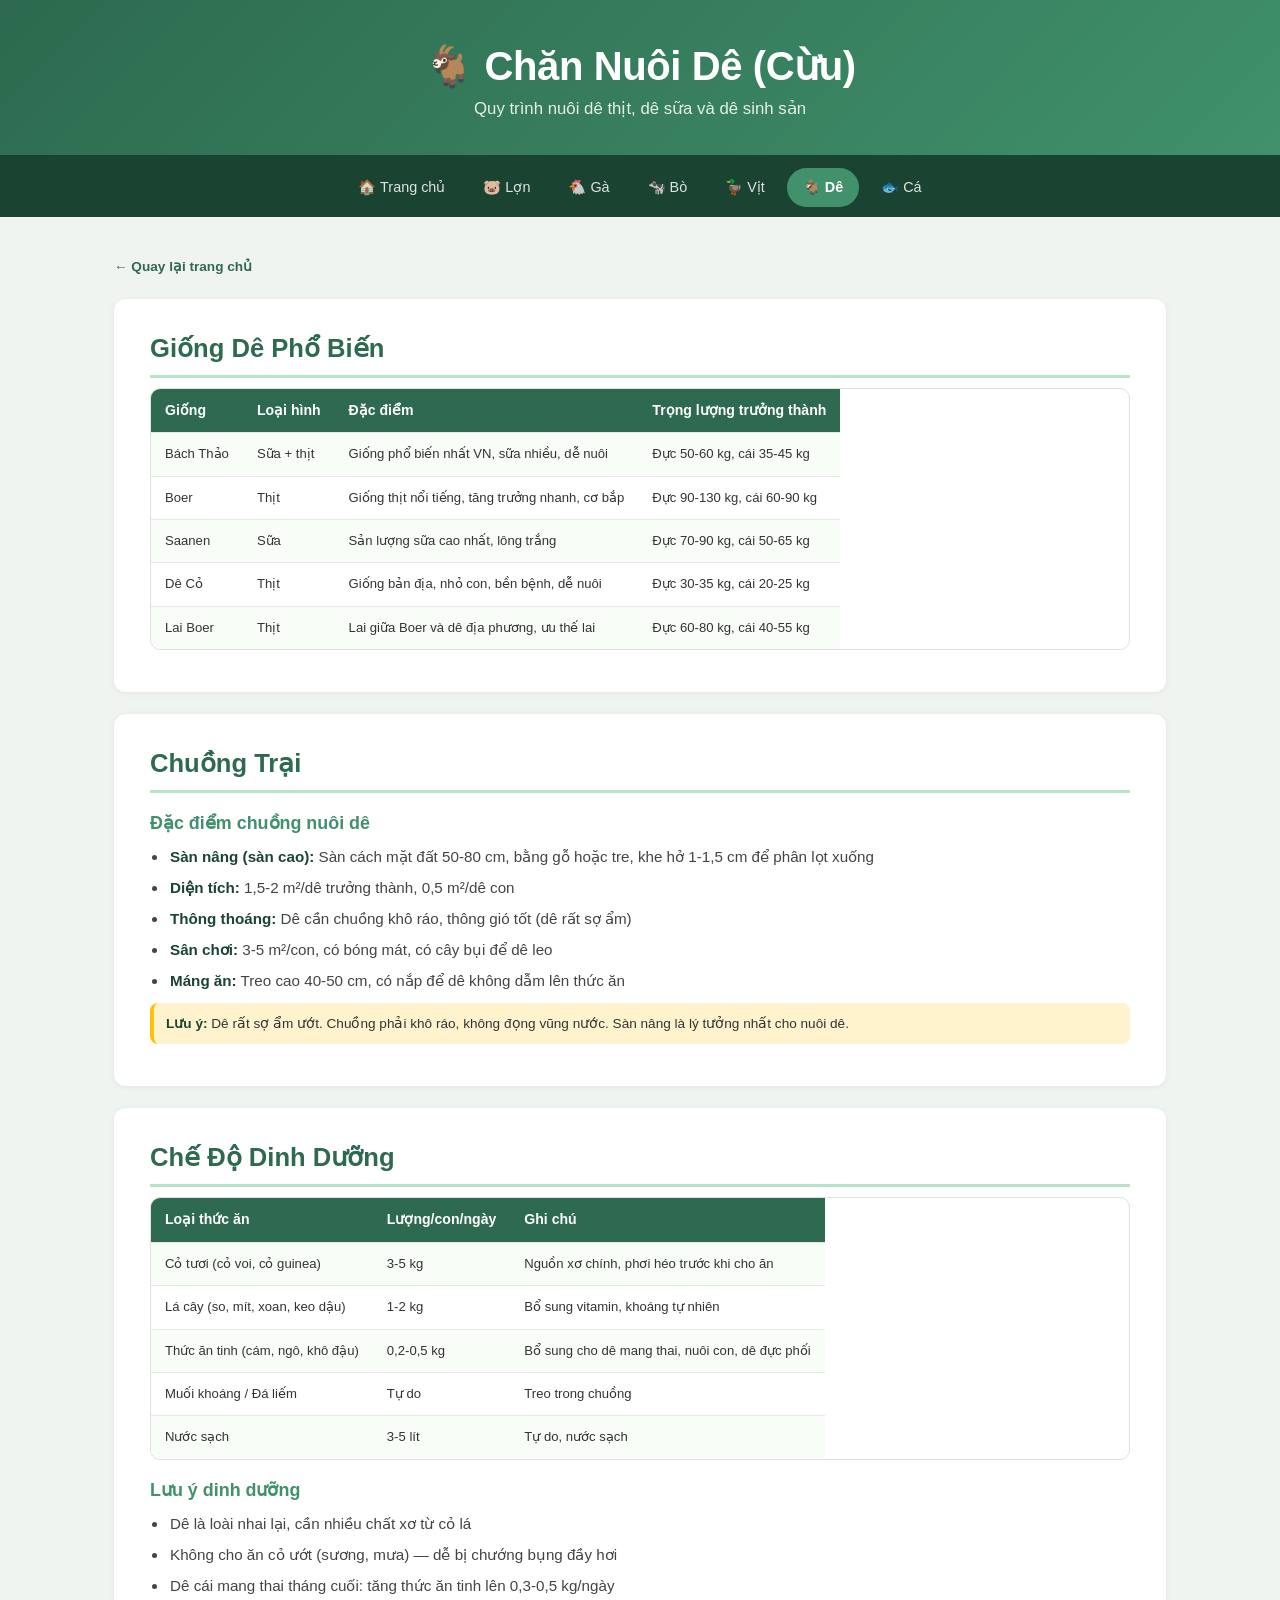
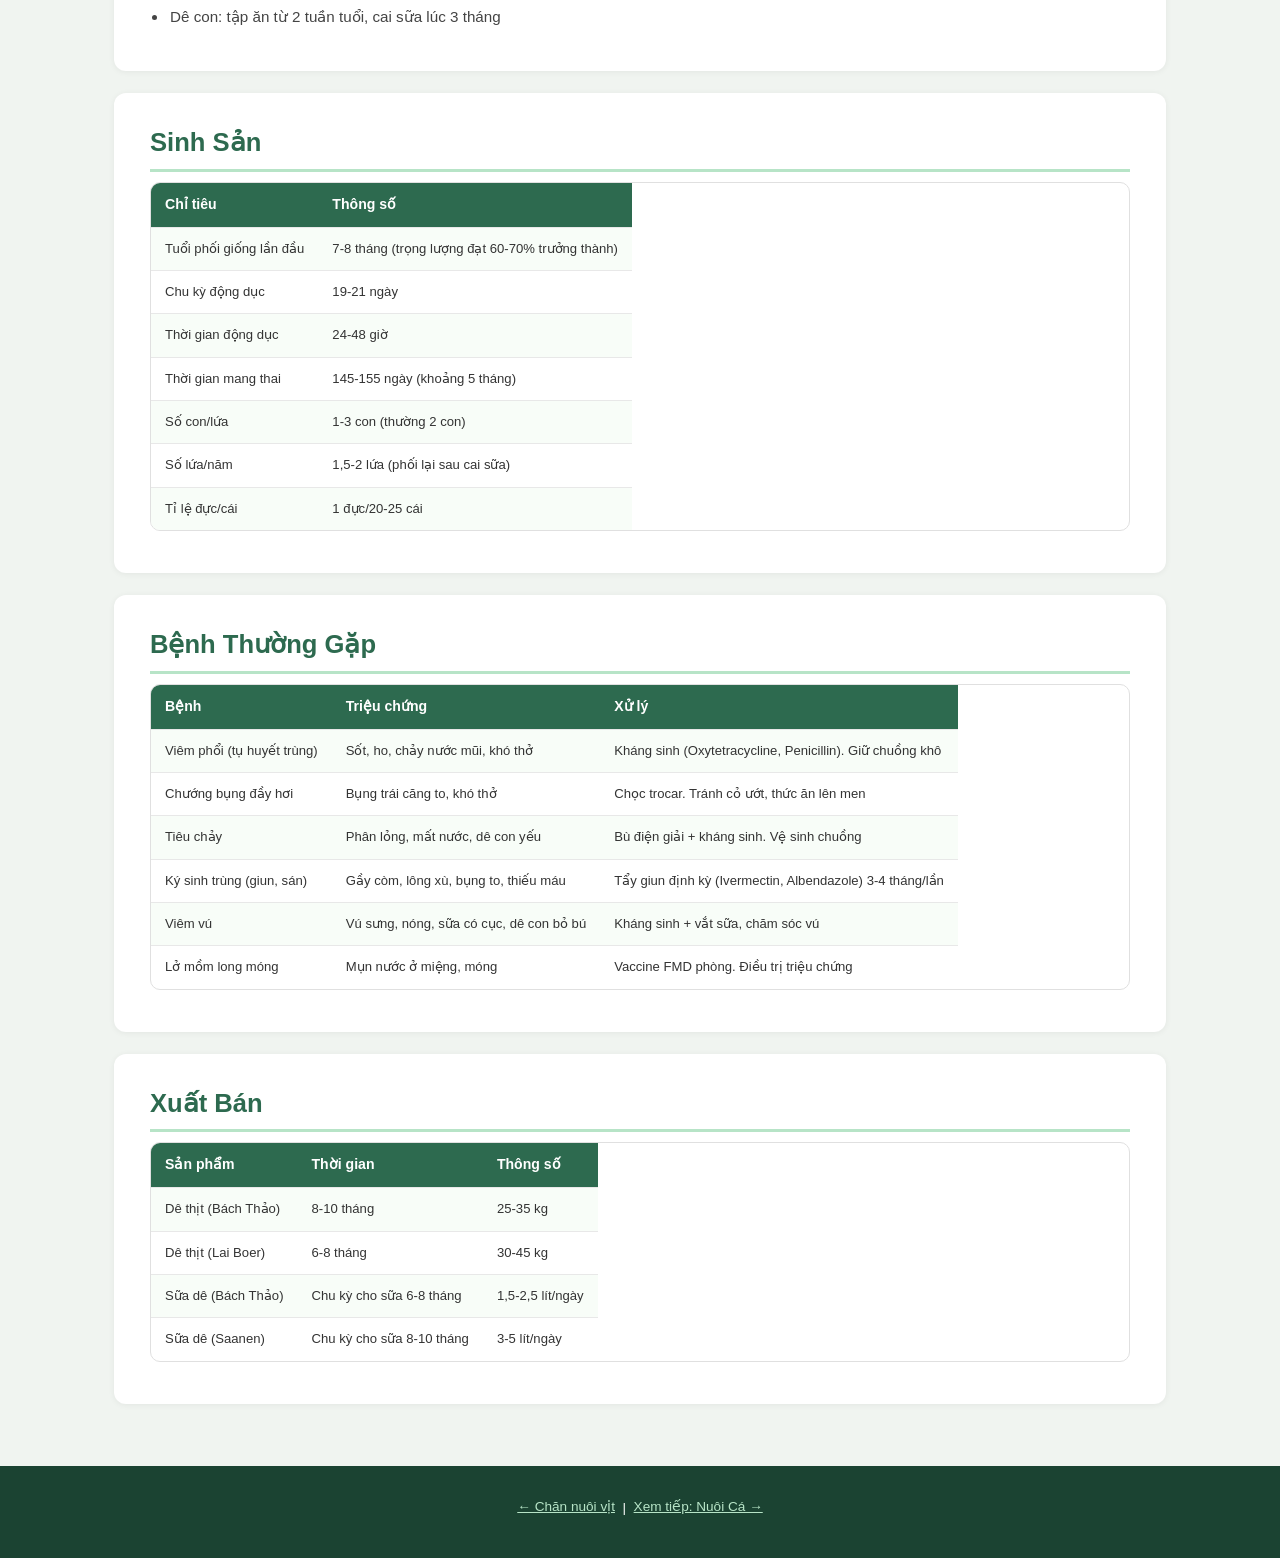
<file: nuoi-de.html>
<!DOCTYPE html>
<html lang="vi">
<head>
    <meta charset="UTF-8">
    <meta name="viewport" content="width=device-width, initial-scale=1.0">
    <title>Chăn Nuôi Dê (Cừu) - Quy Trình Chăn Nuôi</title>
    <link rel="stylesheet" href="style.css">
</head>
<body>

<div class="header">
    <h1>🐐 Chăn Nuôi Dê (Cừu)</h1>
    <p>Quy trình nuôi dê thịt, dê sữa và dê sinh sản</p>
</div>

<nav class="nav">
    <a href="index.html">🏠 Trang chủ</a>
    <a href="nuoi-lon.html">🐷 Lợn</a>
    <a href="nuoi-ga.html">🐔 Gà</a>
    <a href="nuoi-bo.html">🐄 Bò</a>
    <a href="nuoi-vit.html">🦆 Vịt</a>
    <a href="nuoi-de.html" class="active">🐐 Dê</a>
    <a href="nuoi-ca.html">🐟 Cá</a>
</nav>

<div class="container">
    <a href="index.html" class="back-link">&larr; Quay lại trang chủ</a>

    <div class="section">
        <h2>Giống Dê Phổ Biến</h2>
        <table class="info-table">
            <tr>
                <th>Giống</th>
                <th>Loại hình</th>
                <th>Đặc điểm</th>
                <th>Trọng lượng trưởng thành</th>
            </tr>
            <tr>
                <td>Bách Thảo</td>
                <td>Sữa + thịt</td>
                <td>Giống phổ biến nhất VN, sữa nhiều, dễ nuôi</td>
                <td>Đực 50-60 kg, cái 35-45 kg</td>
            </tr>
            <tr>
                <td>Boer</td>
                <td>Thịt</td>
                <td>Giống thịt nổi tiếng, tăng trưởng nhanh, cơ bắp</td>
                <td>Đực 90-130 kg, cái 60-90 kg</td>
            </tr>
            <tr>
                <td>Saanen</td>
                <td>Sữa</td>
                <td>Sản lượng sữa cao nhất, lông trắng</td>
                <td>Đực 70-90 kg, cái 50-65 kg</td>
            </tr>
            <tr>
                <td>Dê Cỏ</td>
                <td>Thịt</td>
                <td>Giống bản địa, nhỏ con, bền bệnh, dễ nuôi</td>
                <td>Đực 30-35 kg, cái 20-25 kg</td>
            </tr>
            <tr>
                <td>Lai Boer</td>
                <td>Thịt</td>
                <td>Lai giữa Boer và dê địa phương, ưu thế lai</td>
                <td>Đực 60-80 kg, cái 40-55 kg</td>
            </tr>
        </table>
    </div>

    <div class="section">
        <h2>Chuồng Trại</h2>
        <h3>Đặc điểm chuồng nuôi dê</h3>
        <ul>
            <li><strong>Sàn nâng (sàn cao):</strong> Sàn cách mặt đất 50-80 cm, bằng gỗ hoặc tre, khe hở 1-1,5 cm để phân lọt xuống</li>
            <li><strong>Diện tích:</strong> 1,5-2 m²/dê trưởng thành, 0,5 m²/dê con</li>
            <li><strong>Thông thoáng:</strong> Dê cần chuồng khô ráo, thông gió tốt (dê rất sợ ẩm)</li>
            <li><strong>Sân chơi:</strong> 3-5 m²/con, có bóng mát, có cây bụi để dê leo</li>
            <li><strong>Máng ăn:</strong> Treo cao 40-50 cm, có nắp để dê không dẫm lên thức ăn</li>
        </ul>

        <div class="alert">
            <strong>Lưu ý:</strong> Dê rất sợ ẩm ướt. Chuồng phải khô ráo, không đọng vũng nước. Sàn nâng là lý tưởng nhất cho nuôi dê.
        </div>
    </div>

    <div class="section">
        <h2>Chế Độ Dinh Dưỡng</h2>
        <table class="info-table">
            <tr>
                <th>Loại thức ăn</th>
                <th>Lượng/con/ngày</th>
                <th>Ghi chú</th>
            </tr>
            <tr>
                <td>Cỏ tươi (cỏ voi, cỏ guinea)</td>
                <td>3-5 kg</td>
                <td>Nguồn xơ chính, phơi héo trước khi cho ăn</td>
            </tr>
            <tr>
                <td>Lá cây (so, mít, xoan, keo dậu)</td>
                <td>1-2 kg</td>
                <td>Bổ sung vitamin, khoáng tự nhiên</td>
            </tr>
            <tr>
                <td>Thức ăn tinh (cám, ngô, khô đậu)</td>
                <td>0,2-0,5 kg</td>
                <td>Bổ sung cho dê mang thai, nuôi con, dê đực phối</td>
            </tr>
            <tr>
                <td>Muối khoáng / Đá liếm</td>
                <td>Tự do</td>
                <td>Treo trong chuồng</td>
            </tr>
            <tr>
                <td>Nước sạch</td>
                <td>3-5 lít</td>
                <td>Tự do, nước sạch</td>
            </tr>
        </table>

        <h3>Lưu ý dinh dưỡng</h3>
        <ul>
            <li>Dê là loài nhai lại, cần nhiều chất xơ từ cỏ lá</li>
            <li>Không cho ăn cỏ ướt (sương, mưa) &mdash; dễ bị chướng bụng đầy hơi</li>
            <li>Dê cái mang thai tháng cuối: tăng thức ăn tinh lên 0,3-0,5 kg/ngày</li>
            <li>Dê con: tập ăn từ 2 tuần tuổi, cai sữa lúc 3 tháng</li>
        </ul>
    </div>

    <div class="section">
        <h2>Sinh Sản</h2>
        <table class="info-table">
            <tr>
                <th>Chỉ tiêu</th>
                <th>Thông số</th>
            </tr>
            <tr>
                <td>Tuổi phối giống lần đầu</td>
                <td>7-8 tháng (trọng lượng đạt 60-70% trưởng thành)</td>
            </tr>
            <tr>
                <td>Chu kỳ động dục</td>
                <td>19-21 ngày</td>
            </tr>
            <tr>
                <td>Thời gian động dục</td>
                <td>24-48 giờ</td>
            </tr>
            <tr>
                <td>Thời gian mang thai</td>
                <td>145-155 ngày (khoảng 5 tháng)</td>
            </tr>
            <tr>
                <td>Số con/lứa</td>
                <td>1-3 con (thường 2 con)</td>
            </tr>
            <tr>
                <td>Số lứa/năm</td>
                <td>1,5-2 lứa (phối lại sau cai sữa)</td>
            </tr>
            <tr>
                <td>Tỉ lệ đực/cái</td>
                <td>1 đực/20-25 cái</td>
            </tr>
        </table>
    </div>

    <div class="section">
        <h2>Bệnh Thường Gặp</h2>
        <table class="info-table">
            <tr>
                <th>Bệnh</th>
                <th>Triệu chứng</th>
                <th>Xử lý</th>
            </tr>
            <tr>
                <td>Viêm phổi (tụ huyết trùng)</td>
                <td>Sốt, ho, chảy nước mũi, khó thở</td>
                <td>Kháng sinh (Oxytetracycline, Penicillin). Giữ chuồng khô</td>
            </tr>
            <tr>
                <td>Chướng bụng đầy hơi</td>
                <td>Bụng trái căng to, khó thở</td>
                <td>Chọc trocar. Tránh cỏ ướt, thức ăn lên men</td>
            </tr>
            <tr>
                <td>Tiêu chảy</td>
                <td>Phân lỏng, mất nước, dê con yếu</td>
                <td>Bù điện giải + kháng sinh. Vệ sinh chuồng</td>
            </tr>
            <tr>
                <td>Ký sinh trùng (giun, sán)</td>
                <td>Gầy còm, lông xù, bụng to, thiếu máu</td>
                <td>Tẩy giun định kỳ (Ivermectin, Albendazole) 3-4 tháng/lần</td>
            </tr>
            <tr>
                <td>Viêm vú</td>
                <td>Vú sưng, nóng, sữa có cục, dê con bỏ bú</td>
                <td>Kháng sinh + vắt sữa, chăm sóc vú</td>
            </tr>
            <tr>
                <td>Lở mồm long móng</td>
                <td>Mụn nước ở miệng, móng</td>
                <td>Vaccine FMD phòng. Điều trị triệu chứng</td>
            </tr>
        </table>
    </div>

    <div class="section">
        <h2>Xuất Bán</h2>
        <table class="info-table">
            <tr>
                <th>Sản phẩm</th>
                <th>Thời gian</th>
                <th>Thông số</th>
            </tr>
            <tr>
                <td>Dê thịt (Bách Thảo)</td>
                <td>8-10 tháng</td>
                <td>25-35 kg</td>
            </tr>
            <tr>
                <td>Dê thịt (Lai Boer)</td>
                <td>6-8 tháng</td>
                <td>30-45 kg</td>
            </tr>
            <tr>
                <td>Sữa dê (Bách Thảo)</td>
                <td>Chu kỳ cho sữa 6-8 tháng</td>
                <td>1,5-2,5 lít/ngày</td>
            </tr>
            <tr>
                <td>Sữa dê (Saanen)</td>
                <td>Chu kỳ cho sữa 8-10 tháng</td>
                <td>3-5 lít/ngày</td>
            </tr>
        </table>
    </div>
</div>

<div class="footer">
    <p><a href="nuoi-vit.html">&larr; Chăn nuôi vịt</a> &nbsp;|&nbsp; <a href="nuoi-ca.html">Xem tiếp: Nuôi Cá &rarr;</a></p>
</div>

</body>
</html>
</file>
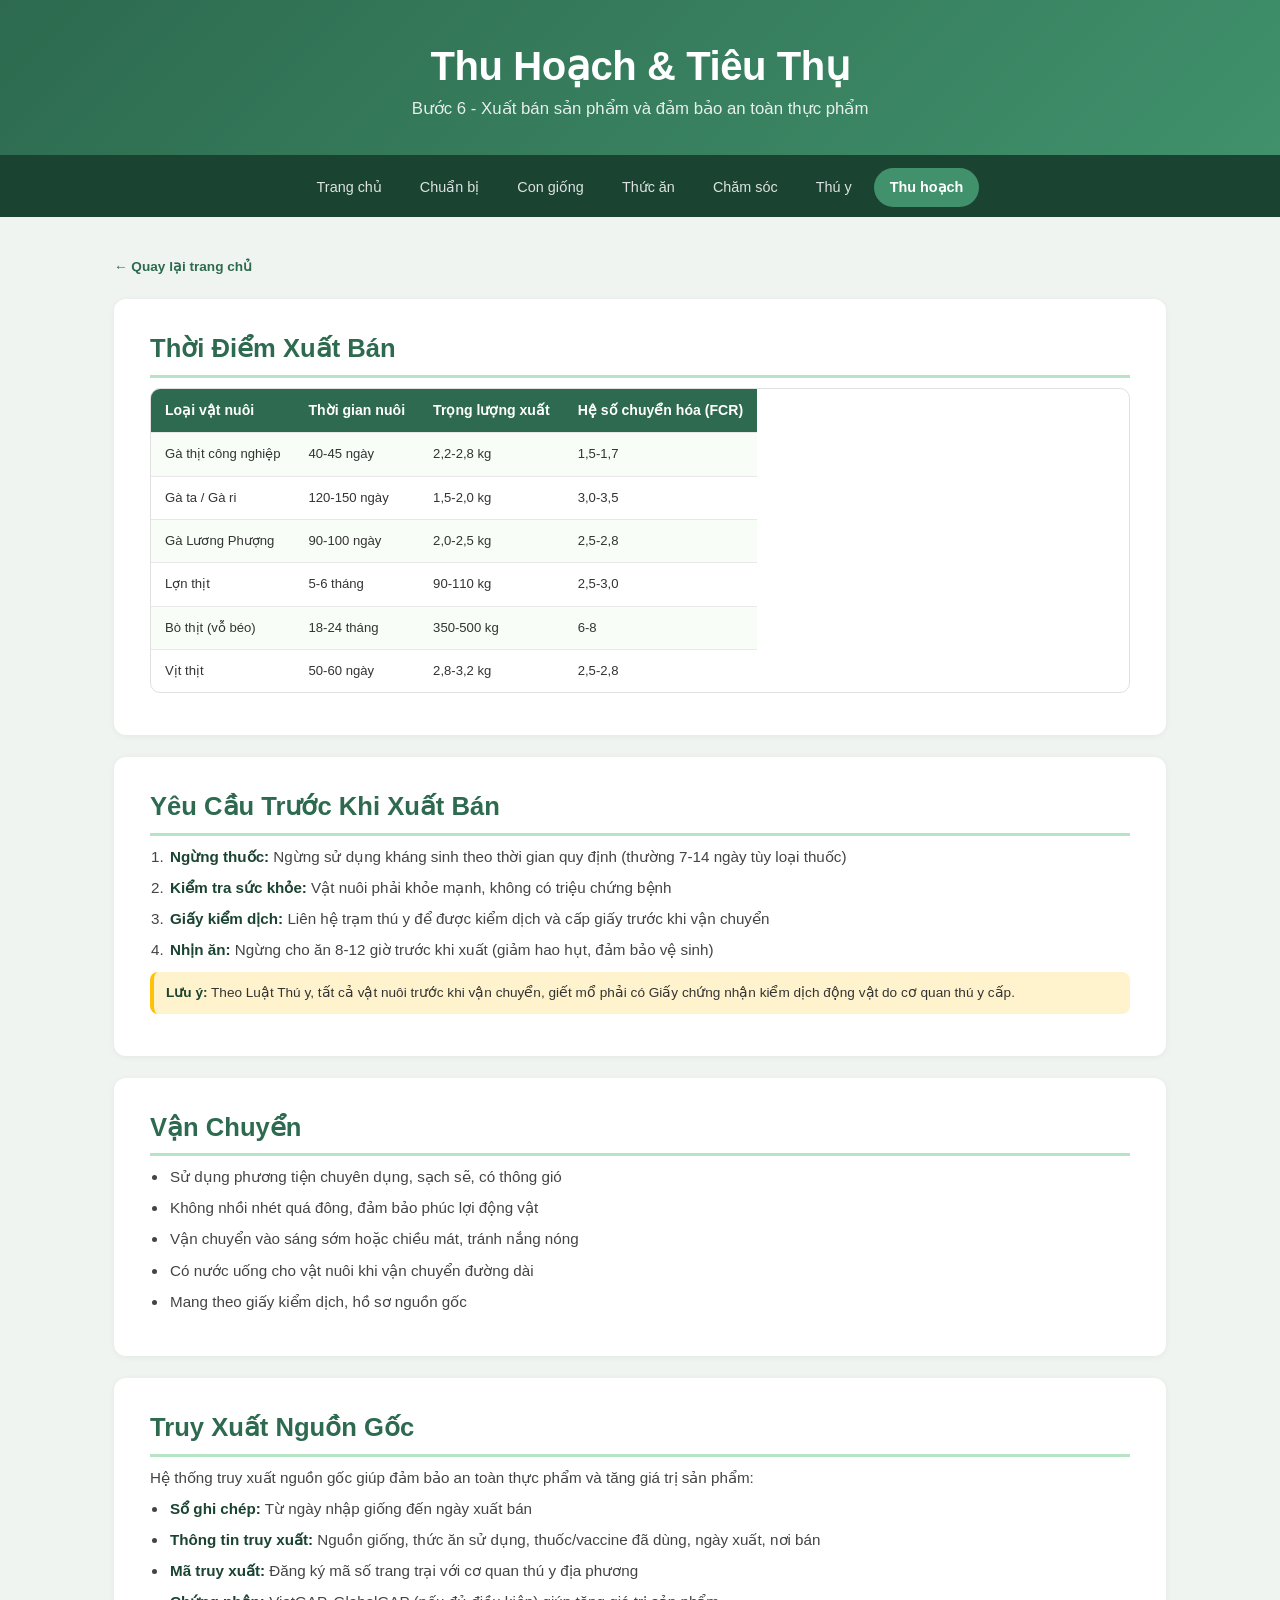
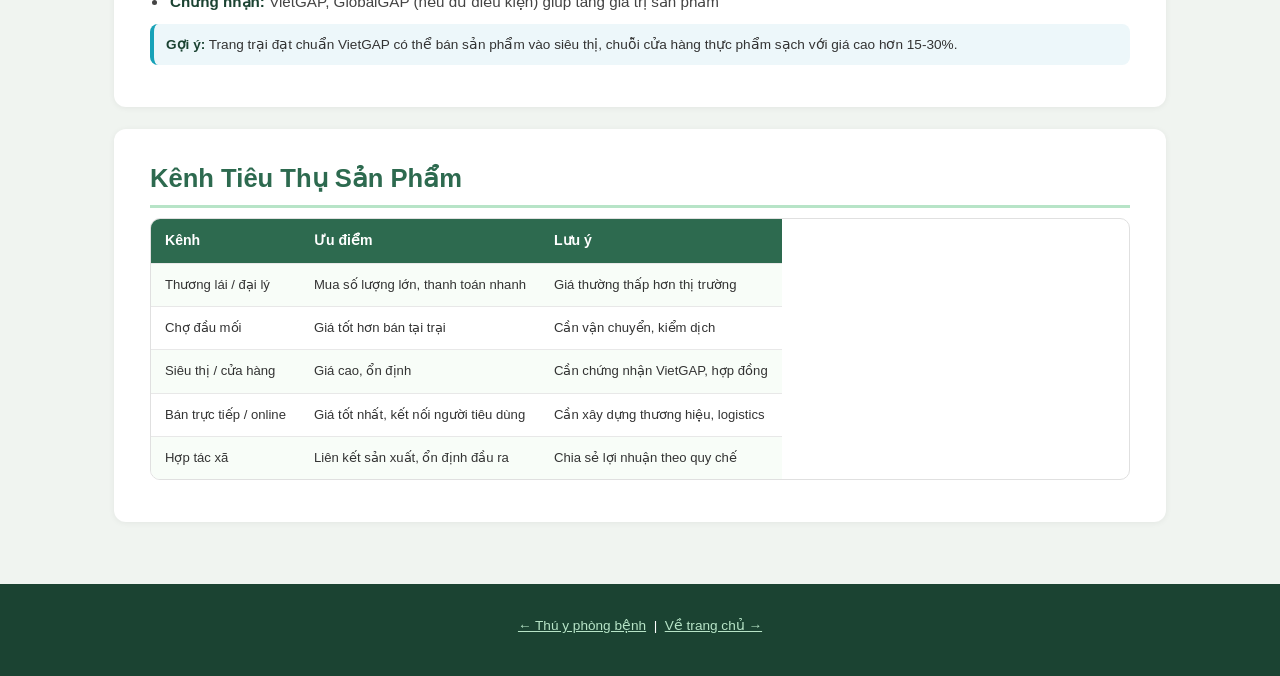
<file: thu-hoach.html>
<!DOCTYPE html>
<html lang="vi">
<head>
    <meta charset="UTF-8">
    <meta name="viewport" content="width=device-width, initial-scale=1.0">
    <title>Thu Hoạch & Tiêu Thụ - Quy Trình Chăn Nuôi</title>
    <link rel="stylesheet" href="style.css">
</head>
<body>

<div class="header">
    <h1>Thu Hoạch & Tiêu Thụ</h1>
    <p>Bước 6 - Xuất bán sản phẩm và đảm bảo an toàn thực phẩm</p>
</div>

<nav class="nav">
    <a href="index.html">Trang chủ</a>
    <a href="chuan-bi.html">Chuẩn bị</a>
    <a href="con-giong.html">Con giống</a>
    <a href="thuc-an.html">Thức ăn</a>
    <a href="cham-soc.html">Chăm sóc</a>
    <a href="thu-y.html">Thú y</a>
    <a href="thu-hoach.html" class="active">Thu hoạch</a>
</nav>

<div class="container">
    <a href="index.html" class="back-link">&larr; Quay lại trang chủ</a>

    <div class="section">
        <h2>Thời Điểm Xuất Bán</h2>
        <table class="info-table">
            <tr>
                <th>Loại vật nuôi</th>
                <th>Thời gian nuôi</th>
                <th>Trọng lượng xuất</th>
                <th>Hệ số chuyển hóa (FCR)</th>
            </tr>
            <tr>
                <td>Gà thịt công nghiệp</td>
                <td>40-45 ngày</td>
                <td>2,2-2,8 kg</td>
                <td>1,5-1,7</td>
            </tr>
            <tr>
                <td>Gà ta / Gà ri</td>
                <td>120-150 ngày</td>
                <td>1,5-2,0 kg</td>
                <td>3,0-3,5</td>
            </tr>
            <tr>
                <td>Gà Lương Phượng</td>
                <td>90-100 ngày</td>
                <td>2,0-2,5 kg</td>
                <td>2,5-2,8</td>
            </tr>
            <tr>
                <td>Lợn thịt</td>
                <td>5-6 tháng</td>
                <td>90-110 kg</td>
                <td>2,5-3,0</td>
            </tr>
            <tr>
                <td>Bò thịt (vỗ béo)</td>
                <td>18-24 tháng</td>
                <td>350-500 kg</td>
                <td>6-8</td>
            </tr>
            <tr>
                <td>Vịt thịt</td>
                <td>50-60 ngày</td>
                <td>2,8-3,2 kg</td>
                <td>2,5-2,8</td>
            </tr>
        </table>
    </div>

    <div class="section">
        <h2>Yêu Cầu Trước Khi Xuất Bán</h2>
        <ol>
            <li><strong>Ngừng thuốc:</strong> Ngừng sử dụng kháng sinh theo thời gian quy định (thường 7-14 ngày tùy loại thuốc)</li>
            <li><strong>Kiểm tra sức khỏe:</strong> Vật nuôi phải khỏe mạnh, không có triệu chứng bệnh</li>
            <li><strong>Giấy kiểm dịch:</strong> Liên hệ trạm thú y để được kiểm dịch và cấp giấy trước khi vận chuyển</li>
            <li><strong>Nhịn ăn:</strong> Ngừng cho ăn 8-12 giờ trước khi xuất (giảm hao hụt, đảm bảo vệ sinh)</li>
        </ol>

        <div class="alert">
            <strong>Lưu ý:</strong> Theo Luật Thú y, tất cả vật nuôi trước khi vận chuyển, giết mổ phải có Giấy chứng nhận kiểm dịch động vật do cơ quan thú y cấp.
        </div>
    </div>

    <div class="section">
        <h2>Vận Chuyển</h2>
        <ul>
            <li>Sử dụng phương tiện chuyên dụng, sạch sẽ, có thông gió</li>
            <li>Không nhồi nhét quá đông, đảm bảo phúc lợi động vật</li>
            <li>Vận chuyển vào sáng sớm hoặc chiều mát, tránh nắng nóng</li>
            <li>Có nước uống cho vật nuôi khi vận chuyển đường dài</li>
            <li>Mang theo giấy kiểm dịch, hồ sơ nguồn gốc</li>
        </ul>
    </div>

    <div class="section">
        <h2>Truy Xuất Nguồn Gốc</h2>
        <p>Hệ thống truy xuất nguồn gốc giúp đảm bảo an toàn thực phẩm và tăng giá trị sản phẩm:</p>
        <ul>
            <li><strong>Sổ ghi chép:</strong> Từ ngày nhập giống đến ngày xuất bán</li>
            <li><strong>Thông tin truy xuất:</strong> Nguồn giống, thức ăn sử dụng, thuốc/vaccine đã dùng, ngày xuất, nơi bán</li>
            <li><strong>Mã truy xuất:</strong> Đăng ký mã số trang trại với cơ quan thú y địa phương</li>
            <li><strong>Chứng nhận:</strong> VietGAP, GlobalGAP (nếu đủ điều kiện) giúp tăng giá trị sản phẩm</li>
        </ul>

        <div class="alert alert-info">
            <strong>Gợi ý:</strong> Trang trại đạt chuẩn VietGAP có thể bán sản phẩm vào siêu thị, chuỗi cửa hàng thực phẩm sạch với giá cao hơn 15-30%.
        </div>
    </div>

    <div class="section">
        <h2>Kênh Tiêu Thụ Sản Phẩm</h2>
        <table class="info-table">
            <tr>
                <th>Kênh</th>
                <th>Ưu điểm</th>
                <th>Lưu ý</th>
            </tr>
            <tr>
                <td>Thương lái / đại lý</td>
                <td>Mua số lượng lớn, thanh toán nhanh</td>
                <td>Giá thường thấp hơn thị trường</td>
            </tr>
            <tr>
                <td>Chợ đầu mối</td>
                <td>Giá tốt hơn bán tại trại</td>
                <td>Cần vận chuyển, kiểm dịch</td>
            </tr>
            <tr>
                <td>Siêu thị / cửa hàng</td>
                <td>Giá cao, ổn định</td>
                <td>Cần chứng nhận VietGAP, hợp đồng</td>
            </tr>
            <tr>
                <td>Bán trực tiếp / online</td>
                <td>Giá tốt nhất, kết nối người tiêu dùng</td>
                <td>Cần xây dựng thương hiệu, logistics</td>
            </tr>
            <tr>
                <td>Hợp tác xã</td>
                <td>Liên kết sản xuất, ổn định đầu ra</td>
                <td>Chia sẻ lợi nhuận theo quy chế</td>
            </tr>
        </table>
    </div>
</div>

<div class="footer">
    <p><a href="thu-y.html">&larr; Thú y phòng bệnh</a> &nbsp;|&nbsp; <a href="index.html">Về trang chủ &rarr;</a></p>
</div>

</body>
</html>
</file>
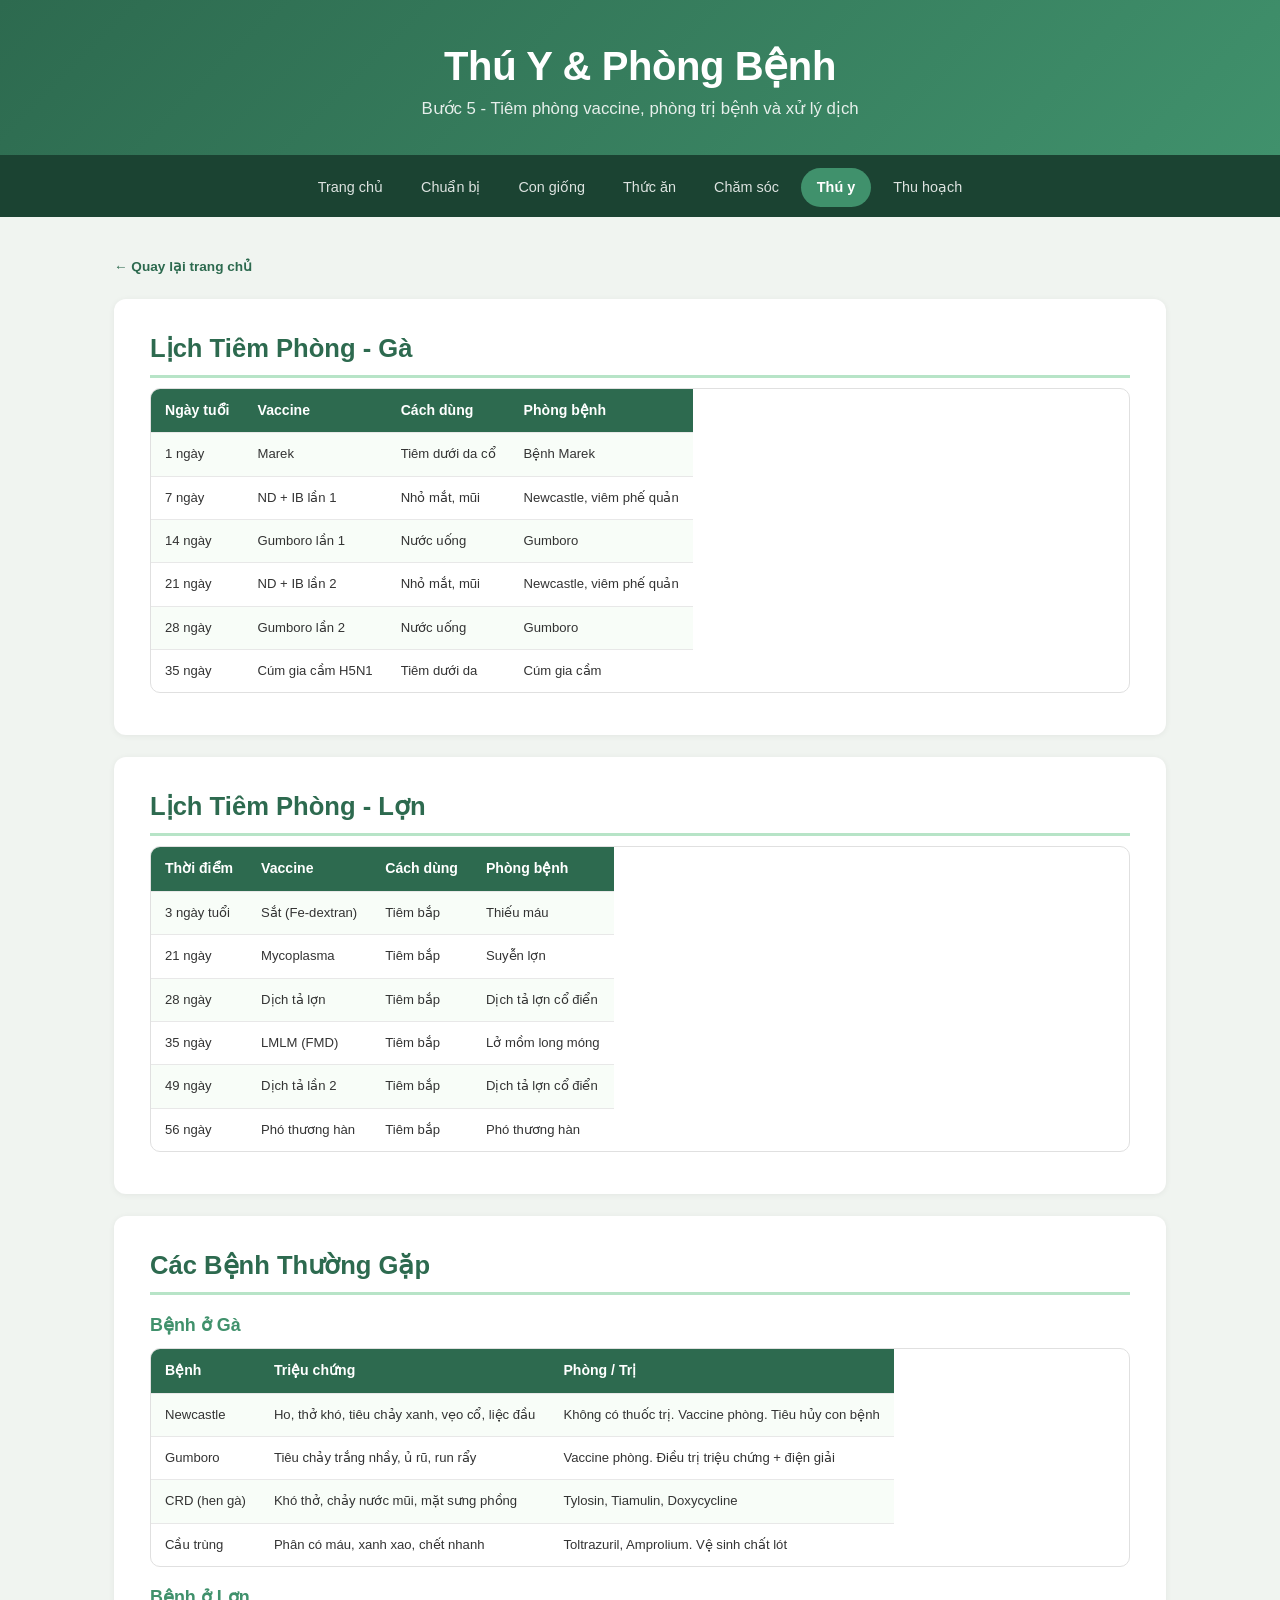
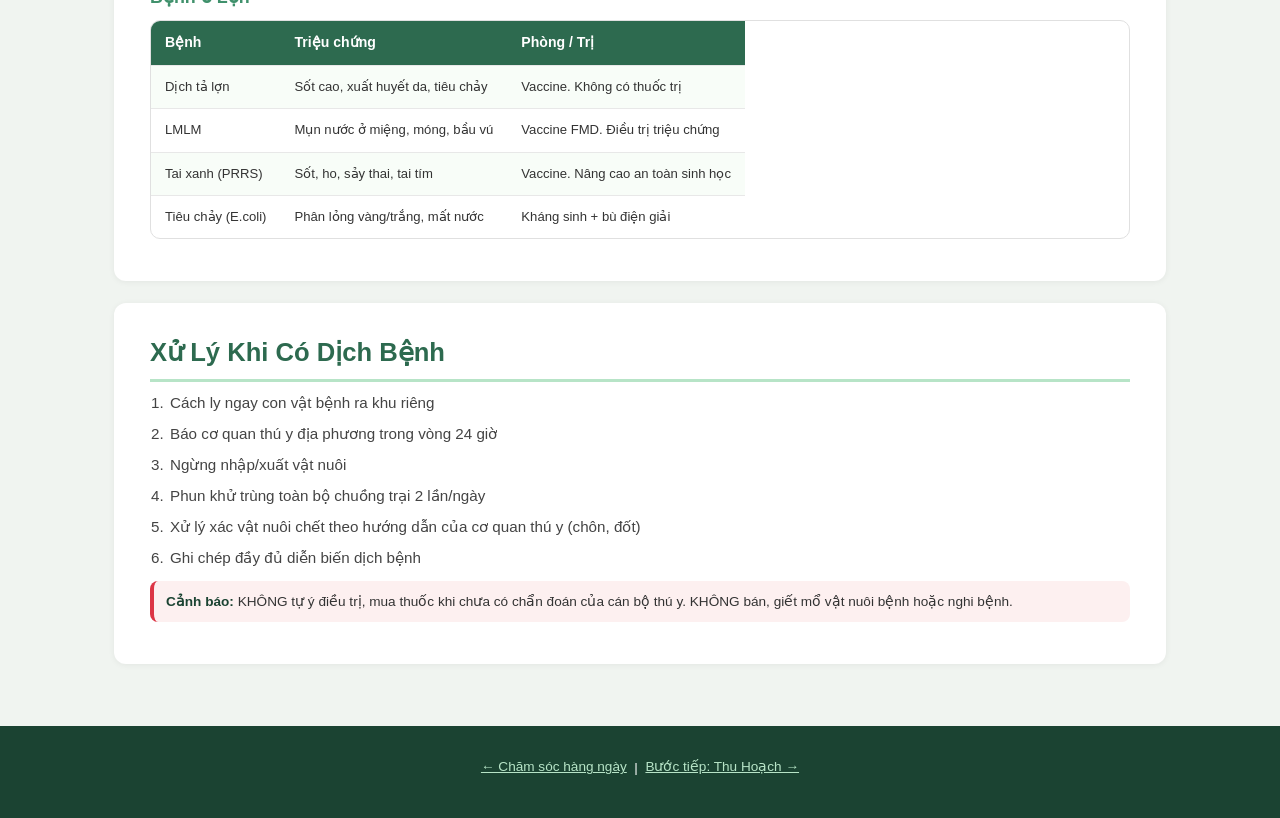
<file: thu-y.html>
<!DOCTYPE html>
<html lang="vi">
<head>
    <meta charset="UTF-8">
    <meta name="viewport" content="width=device-width, initial-scale=1.0">
    <title>Thú Y & Phòng Bệnh - Quy Trình Chăn Nuôi</title>
    <link rel="stylesheet" href="style.css">
</head>
<body>

<div class="header">
    <h1>Thú Y & Phòng Bệnh</h1>
    <p>Bước 5 - Tiêm phòng vaccine, phòng trị bệnh và xử lý dịch</p>
</div>

<nav class="nav">
    <a href="index.html">Trang chủ</a>
    <a href="chuan-bi.html">Chuẩn bị</a>
    <a href="con-giong.html">Con giống</a>
    <a href="thuc-an.html">Thức ăn</a>
    <a href="cham-soc.html">Chăm sóc</a>
    <a href="thu-y.html" class="active">Thú y</a>
    <a href="thu-hoach.html">Thu hoạch</a>
</nav>

<div class="container">
    <a href="index.html" class="back-link">&larr; Quay lại trang chủ</a>

    <div class="section">
        <h2>Lịch Tiêm Phòng - Gà</h2>
        <table class="info-table">
            <tr>
                <th>Ngày tuổi</th>
                <th>Vaccine</th>
                <th>Cách dùng</th>
                <th>Phòng bệnh</th>
            </tr>
            <tr>
                <td>1 ngày</td>
                <td>Marek</td>
                <td>Tiêm dưới da cổ</td>
                <td>Bệnh Marek</td>
            </tr>
            <tr>
                <td>7 ngày</td>
                <td>ND + IB lần 1</td>
                <td>Nhỏ mắt, mũi</td>
                <td>Newcastle, viêm phế quản</td>
            </tr>
            <tr>
                <td>14 ngày</td>
                <td>Gumboro lần 1</td>
                <td>Nước uống</td>
                <td>Gumboro</td>
            </tr>
            <tr>
                <td>21 ngày</td>
                <td>ND + IB lần 2</td>
                <td>Nhỏ mắt, mũi</td>
                <td>Newcastle, viêm phế quản</td>
            </tr>
            <tr>
                <td>28 ngày</td>
                <td>Gumboro lần 2</td>
                <td>Nước uống</td>
                <td>Gumboro</td>
            </tr>
            <tr>
                <td>35 ngày</td>
                <td>Cúm gia cầm H5N1</td>
                <td>Tiêm dưới da</td>
                <td>Cúm gia cầm</td>
            </tr>
        </table>
    </div>

    <div class="section">
        <h2>Lịch Tiêm Phòng - Lợn</h2>
        <table class="info-table">
            <tr>
                <th>Thời điểm</th>
                <th>Vaccine</th>
                <th>Cách dùng</th>
                <th>Phòng bệnh</th>
            </tr>
            <tr>
                <td>3 ngày tuổi</td>
                <td>Sắt (Fe-dextran)</td>
                <td>Tiêm bắp</td>
                <td>Thiếu máu</td>
            </tr>
            <tr>
                <td>21 ngày</td>
                <td>Mycoplasma</td>
                <td>Tiêm bắp</td>
                <td>Suyễn lợn</td>
            </tr>
            <tr>
                <td>28 ngày</td>
                <td>Dịch tả lợn</td>
                <td>Tiêm bắp</td>
                <td>Dịch tả lợn cổ điển</td>
            </tr>
            <tr>
                <td>35 ngày</td>
                <td>LMLM (FMD)</td>
                <td>Tiêm bắp</td>
                <td>Lở mồm long móng</td>
            </tr>
            <tr>
                <td>49 ngày</td>
                <td>Dịch tả lần 2</td>
                <td>Tiêm bắp</td>
                <td>Dịch tả lợn cổ điển</td>
            </tr>
            <tr>
                <td>56 ngày</td>
                <td>Phó thương hàn</td>
                <td>Tiêm bắp</td>
                <td>Phó thương hàn</td>
            </tr>
        </table>
    </div>

    <div class="section">
        <h2>Các Bệnh Thường Gặp</h2>

        <h3>Bệnh ở Gà</h3>
        <table class="info-table">
            <tr>
                <th>Bệnh</th>
                <th>Triệu chứng</th>
                <th>Phòng / Trị</th>
            </tr>
            <tr>
                <td>Newcastle</td>
                <td>Ho, thở khó, tiêu chảy xanh, vẹo cổ, liệc đầu</td>
                <td>Không có thuốc trị. Vaccine phòng. Tiêu hủy con bệnh</td>
            </tr>
            <tr>
                <td>Gumboro</td>
                <td>Tiêu chảy trắng nhầy, ủ rũ, run rẩy</td>
                <td>Vaccine phòng. Điều trị triệu chứng + điện giải</td>
            </tr>
            <tr>
                <td>CRD (hen gà)</td>
                <td>Khó thở, chảy nước mũi, mặt sưng phồng</td>
                <td>Tylosin, Tiamulin, Doxycycline</td>
            </tr>
            <tr>
                <td>Cầu trùng</td>
                <td>Phân có máu, xanh xao, chết nhanh</td>
                <td>Toltrazuril, Amprolium. Vệ sinh chất lót</td>
            </tr>
        </table>

        <h3>Bệnh ở Lợn</h3>
        <table class="info-table">
            <tr>
                <th>Bệnh</th>
                <th>Triệu chứng</th>
                <th>Phòng / Trị</th>
            </tr>
            <tr>
                <td>Dịch tả lợn</td>
                <td>Sốt cao, xuất huyết da, tiêu chảy</td>
                <td>Vaccine. Không có thuốc trị</td>
            </tr>
            <tr>
                <td>LMLM</td>
                <td>Mụn nước ở miệng, móng, bầu vú</td>
                <td>Vaccine FMD. Điều trị triệu chứng</td>
            </tr>
            <tr>
                <td>Tai xanh (PRRS)</td>
                <td>Sốt, ho, sảy thai, tai tím</td>
                <td>Vaccine. Nâng cao an toàn sinh học</td>
            </tr>
            <tr>
                <td>Tiêu chảy (E.coli)</td>
                <td>Phân lỏng vàng/trắng, mất nước</td>
                <td>Kháng sinh + bù điện giải</td>
            </tr>
        </table>
    </div>

    <div class="section">
        <h2>Xử Lý Khi Có Dịch Bệnh</h2>
        <ol>
            <li>Cách ly ngay con vật bệnh ra khu riêng</li>
            <li>Báo cơ quan thú y địa phương trong vòng 24 giờ</li>
            <li>Ngừng nhập/xuất vật nuôi</li>
            <li>Phun khử trùng toàn bộ chuồng trại 2 lần/ngày</li>
            <li>Xử lý xác vật nuôi chết theo hướng dẫn của cơ quan thú y (chôn, đốt)</li>
            <li>Ghi chép đầy đủ diễn biến dịch bệnh</li>
        </ol>

        <div class="alert alert-danger">
            <strong>Cảnh báo:</strong> KHÔNG tự ý điều trị, mua thuốc khi chưa có chẩn đoán của cán bộ thú y. KHÔNG bán, giết mổ vật nuôi bệnh hoặc nghi bệnh.
        </div>
    </div>
</div>

<div class="footer">
    <p><a href="cham-soc.html">&larr; Chăm sóc hàng ngày</a> &nbsp;|&nbsp; <a href="thu-hoach.html">Bước tiếp: Thu Hoạch &rarr;</a></p>
</div>

</body>
</html>
</file>
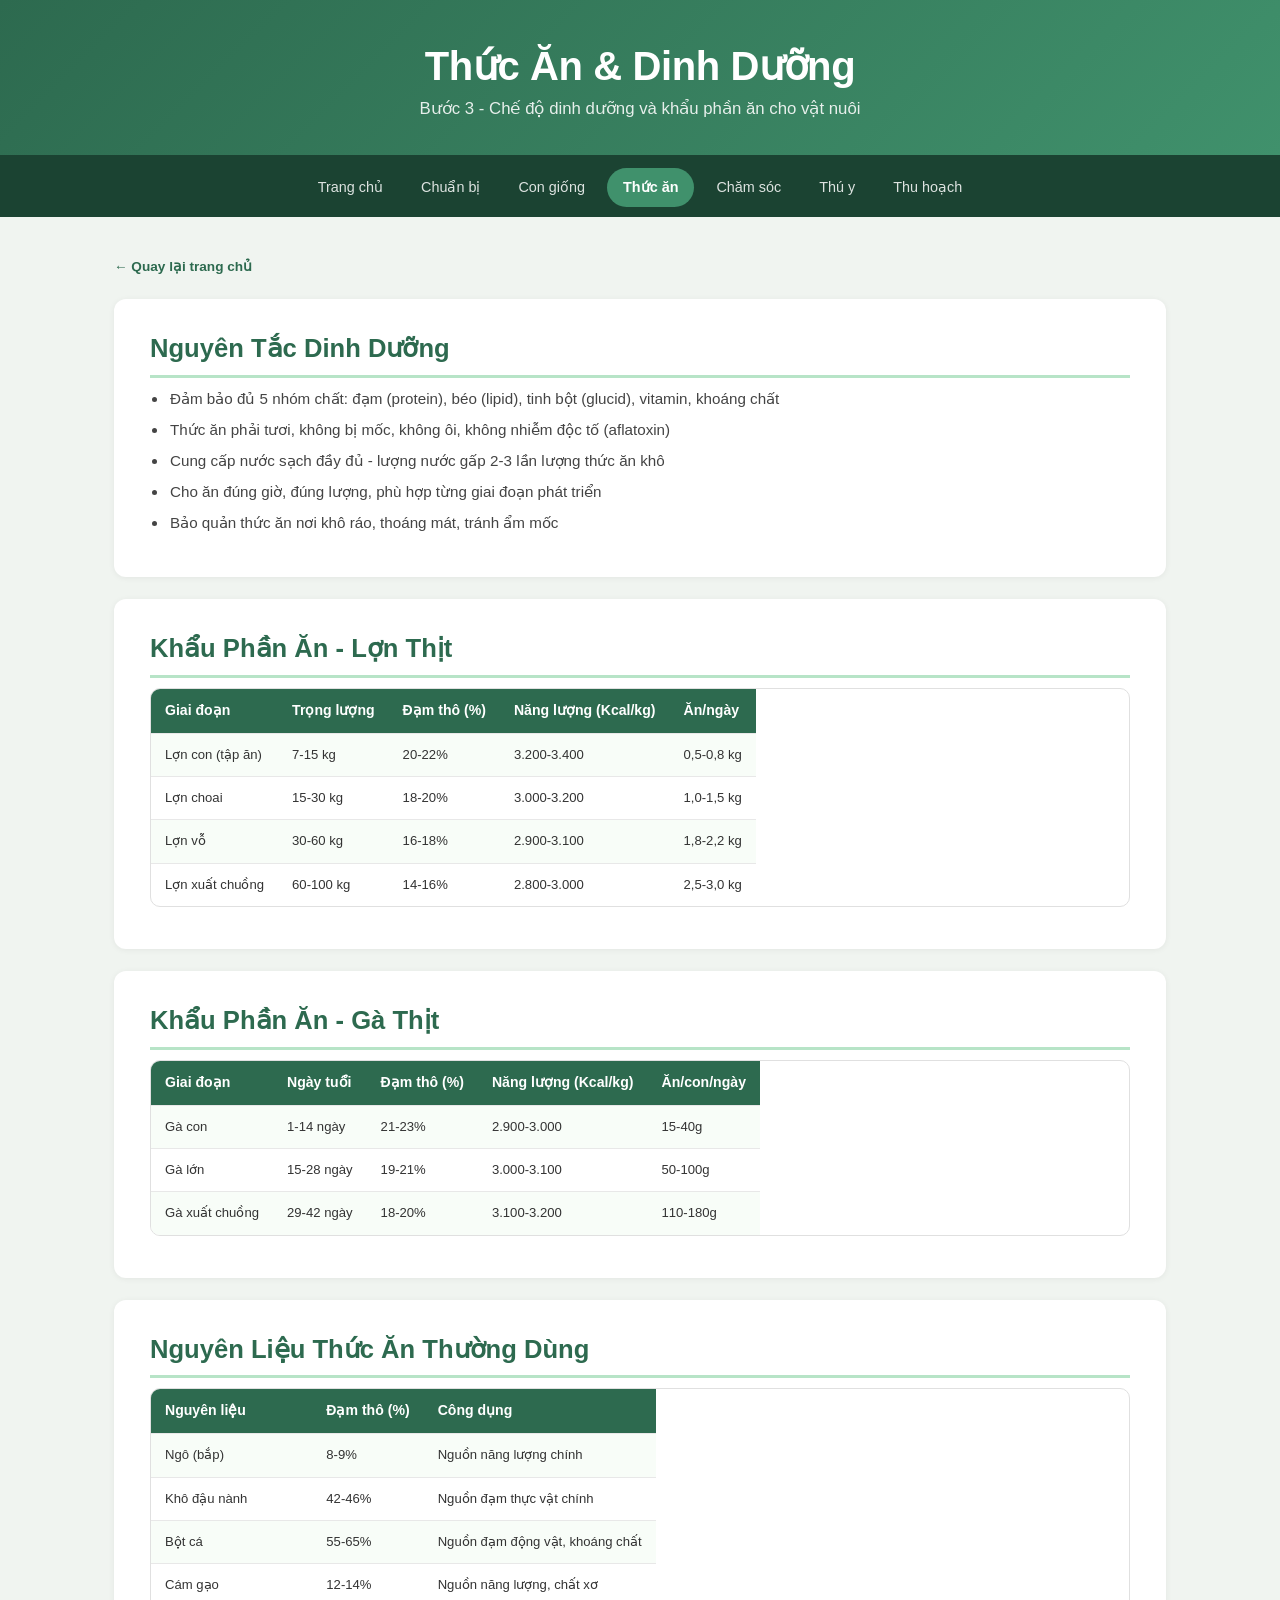
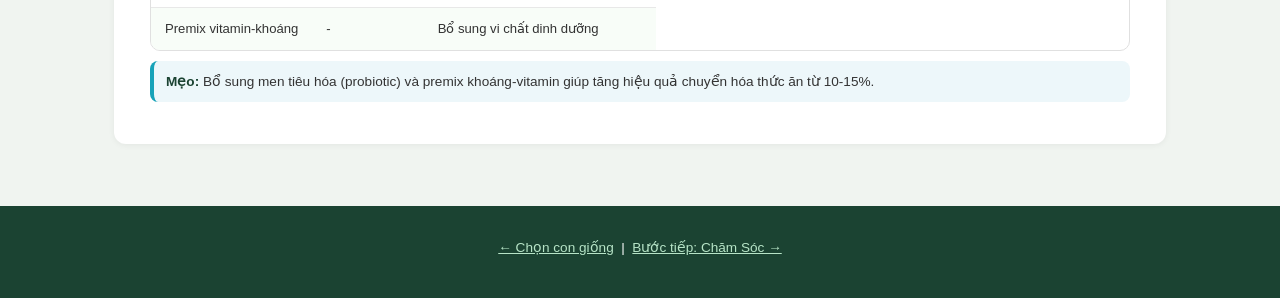
<file: thuc-an.html>
<!DOCTYPE html>
<html lang="vi">
<head>
    <meta charset="UTF-8">
    <meta name="viewport" content="width=device-width, initial-scale=1.0">
    <title>Thức Ăn & Dinh Dưỡng - Quy Trình Chăn Nuôi</title>
    <link rel="stylesheet" href="style.css">
</head>
<body>

<div class="header">
    <h1>Thức Ăn & Dinh Dưỡng</h1>
    <p>Bước 3 - Chế độ dinh dưỡng và khẩu phần ăn cho vật nuôi</p>
</div>

<nav class="nav">
    <a href="index.html">Trang chủ</a>
    <a href="chuan-bi.html">Chuẩn bị</a>
    <a href="con-giong.html">Con giống</a>
    <a href="thuc-an.html" class="active">Thức ăn</a>
    <a href="cham-soc.html">Chăm sóc</a>
    <a href="thu-y.html">Thú y</a>
    <a href="thu-hoach.html">Thu hoạch</a>
</nav>

<div class="container">
    <a href="index.html" class="back-link">&larr; Quay lại trang chủ</a>

    <div class="section">
        <h2>Nguyên Tắc Dinh Dưỡng</h2>
        <ul>
            <li>Đảm bảo đủ 5 nhóm chất: đạm (protein), béo (lipid), tinh bột (glucid), vitamin, khoáng chất</li>
            <li>Thức ăn phải tươi, không bị mốc, không ôi, không nhiễm độc tố (aflatoxin)</li>
            <li>Cung cấp nước sạch đầy đủ - lượng nước gấp 2-3 lần lượng thức ăn khô</li>
            <li>Cho ăn đúng giờ, đúng lượng, phù hợp từng giai đoạn phát triển</li>
            <li>Bảo quản thức ăn nơi khô ráo, thoáng mát, tránh ẩm mốc</li>
        </ul>
    </div>

    <div class="section">
        <h2>Khẩu Phần Ăn - Lợn Thịt</h2>
        <table class="info-table">
            <tr>
                <th>Giai đoạn</th>
                <th>Trọng lượng</th>
                <th>Đạm thô (%)</th>
                <th>Năng lượng (Kcal/kg)</th>
                <th>Ăn/ngày</th>
            </tr>
            <tr>
                <td>Lợn con (tập ăn)</td>
                <td>7-15 kg</td>
                <td>20-22%</td>
                <td>3.200-3.400</td>
                <td>0,5-0,8 kg</td>
            </tr>
            <tr>
                <td>Lợn choai</td>
                <td>15-30 kg</td>
                <td>18-20%</td>
                <td>3.000-3.200</td>
                <td>1,0-1,5 kg</td>
            </tr>
            <tr>
                <td>Lợn vỗ</td>
                <td>30-60 kg</td>
                <td>16-18%</td>
                <td>2.900-3.100</td>
                <td>1,8-2,2 kg</td>
            </tr>
            <tr>
                <td>Lợn xuất chuồng</td>
                <td>60-100 kg</td>
                <td>14-16%</td>
                <td>2.800-3.000</td>
                <td>2,5-3,0 kg</td>
            </tr>
        </table>
    </div>

    <div class="section">
        <h2>Khẩu Phần Ăn - Gà Thịt</h2>
        <table class="info-table">
            <tr>
                <th>Giai đoạn</th>
                <th>Ngày tuổi</th>
                <th>Đạm thô (%)</th>
                <th>Năng lượng (Kcal/kg)</th>
                <th>Ăn/con/ngày</th>
            </tr>
            <tr>
                <td>Gà con</td>
                <td>1-14 ngày</td>
                <td>21-23%</td>
                <td>2.900-3.000</td>
                <td>15-40g</td>
            </tr>
            <tr>
                <td>Gà lớn</td>
                <td>15-28 ngày</td>
                <td>19-21%</td>
                <td>3.000-3.100</td>
                <td>50-100g</td>
            </tr>
            <tr>
                <td>Gà xuất chuồng</td>
                <td>29-42 ngày</td>
                <td>18-20%</td>
                <td>3.100-3.200</td>
                <td>110-180g</td>
            </tr>
        </table>
    </div>

    <div class="section">
        <h2>Nguyên Liệu Thức Ăn Thường Dùng</h2>
        <table class="info-table">
            <tr>
                <th>Nguyên liệu</th>
                <th>Đạm thô (%)</th>
                <th>Công dụng</th>
            </tr>
            <tr>
                <td>Ngô (bắp)</td>
                <td>8-9%</td>
                <td>Nguồn năng lượng chính</td>
            </tr>
            <tr>
                <td>Khô đậu nành</td>
                <td>42-46%</td>
                <td>Nguồn đạm thực vật chính</td>
            </tr>
            <tr>
                <td>Bột cá</td>
                <td>55-65%</td>
                <td>Nguồn đạm động vật, khoáng chất</td>
            </tr>
            <tr>
                <td>Cám gạo</td>
                <td>12-14%</td>
                <td>Nguồn năng lượng, chất xơ</td>
            </tr>
            <tr>
                <td>Premix vitamin-khoáng</td>
                <td>-</td>
                <td>Bổ sung vi chất dinh dưỡng</td>
            </tr>
        </table>

        <div class="alert alert-info">
            <strong>Mẹo:</strong> Bổ sung men tiêu hóa (probiotic) và premix khoáng-vitamin giúp tăng hiệu quả chuyển hóa thức ăn từ 10-15%.
        </div>
    </div>
</div>

<div class="footer">
    <p><a href="con-giong.html">&larr; Chọn con giống</a> &nbsp;|&nbsp; <a href="cham-soc.html">Bước tiếp: Chăm Sóc &rarr;</a></p>
</div>

</body>
</html>
</file>
<file: style.css>
/* ===========================================
   MOBILE-FIRST CSS — Cẩm Nang Chăn Nuôi
   Base: < 480px (phones)
   Breakpoints: 480px, 768px, 1024px
   =========================================== */

*,
*::before,
*::after {
    margin: 0;
    padding: 0;
    box-sizing: border-box;
}

html {
    scroll-behavior: smooth;
    scroll-padding-top: 52px;
}

body {
    font-family: -apple-system, 'Segoe UI', Roboto, Helvetica, Arial, sans-serif;
    background: #f0f4f0;
    color: #333;
    line-height: 1.7;
    font-size: 14px;
    -webkit-text-size-adjust: 100%;
    -webkit-font-smoothing: antialiased;
    overflow-x: hidden;
}

img {
    max-width: 100%;
    height: auto;
}

/* ===== HEADER ===== */
.header {
    background: linear-gradient(135deg, #2d6a4f, #40916c);
    color: white;
    text-align: center;
    padding: 20px 16px 16px;
    border-bottom: 3px solid #1b4332;
}

.header h1 {
    font-size: 1.25rem;
    margin-bottom: 4px;
    line-height: 1.3;
    letter-spacing: -0.01em;
}

.header p {
    font-size: 0.82rem;
    opacity: 0.88;
    max-width: 600px;
    margin: 0 auto;
    line-height: 1.5;
}

/* ===== NAV ===== */
.nav {
    background: #1b4332;
    padding: 6px 8px;
    display: flex;
    justify-content: flex-start;
    flex-wrap: nowrap;
    gap: 3px;
    position: sticky;
    top: 0;
    z-index: 100;
    overflow-x: auto;
    -webkit-overflow-scrolling: touch;
    scrollbar-width: none;
}

.nav::-webkit-scrollbar {
    display: none;
}

.nav a {
    color: rgba(255,255,255,0.85);
    text-decoration: none;
    padding: 6px 10px;
    border-radius: 20px;
    font-size: 0.73rem;
    font-weight: 500;
    transition: background 0.2s, color 0.2s;
    white-space: nowrap;
    flex-shrink: 0;
    min-height: 32px;
    display: inline-flex;
    align-items: center;
}

.nav a:hover,
.nav a:active {
    background: rgba(255,255,255,0.12);
    color: white;
}

.nav a.active {
    background: #40916c;
    color: white;
    font-weight: 600;
}

/* ===== CONTAINER ===== */
.container {
    max-width: 1100px;
    margin: 0 auto;
    padding: 12px 10px;
}

/* ===== SECTION ===== */
.section {
    background: white;
    border-radius: 12px;
    padding: 16px 14px;
    margin-bottom: 12px;
    box-shadow: 0 1px 6px rgba(0, 0, 0, 0.06);
}

.section h2 {
    color: #2d6a4f;
    font-size: 1.1rem;
    margin-bottom: 8px;
    padding-bottom: 8px;
    border-bottom: 2px solid #b7e4c7;
    line-height: 1.4;
    word-break: break-word;
}

.section h2 .icon {
    font-size: 1.3rem;
}

.section h3 {
    color: #40916c;
    margin: 16px 0 6px;
    font-size: 0.95rem;
    line-height: 1.4;
}

.section h4 {
    color: #1b4332;
    margin: 12px 0 4px;
    font-size: 0.9rem;
    font-weight: 600;
}

.section p,
.section li {
    color: #444;
    margin-bottom: 6px;
    font-size: 0.88rem;
    line-height: 1.65;
}

.section ul,
.section ol {
    padding-left: 18px;
    margin-bottom: 10px;
}

.section li {
    padding-left: 2px;
}

.section strong {
    color: #1b4332;
}

.section em {
    color: #555;
}

/* ===== CARD GRID ===== */
.card-grid {
    display: grid;
    grid-template-columns: 1fr;
    gap: 12px;
    margin-top: 12px;
}

.card {
    background: white;
    border-radius: 12px;
    box-shadow: 0 2px 8px rgba(0, 0, 0, 0.07);
    overflow: hidden;
    transition: transform 0.2s, box-shadow 0.2s;
    display: flex;
    flex-direction: column;
    border: 1px solid rgba(0,0,0,0.04);
}

.card:active {
    transform: scale(0.98);
}

.card-body {
    padding: 14px;
    flex-grow: 1;
    display: flex;
    flex-direction: column;
}

.card-step {
    display: inline-block;
    background: #2d6a4f;
    color: white;
    font-size: 0.68rem;
    font-weight: 700;
    padding: 2px 10px;
    border-radius: 10px;
    margin-bottom: 6px;
    width: fit-content;
    text-transform: uppercase;
    letter-spacing: 0.03em;
}

.card-title {
    font-size: 1.02rem;
    font-weight: 700;
    color: #1b4332;
    margin-bottom: 4px;
    line-height: 1.3;
}

.card-desc {
    color: #555;
    font-size: 0.82rem;
    flex-grow: 1;
    margin-bottom: 10px;
    line-height: 1.5;
}

.card-footer {
    display: flex;
    align-items: center;
    justify-content: space-between;
    gap: 10px;
    padding: 0 14px 14px;
}

.card-qr {
    width: 64px;
    height: 64px;
    border-radius: 6px;
    border: 1px solid #e0e0e0;
    flex-shrink: 0;
}

.card-link {
    display: inline-flex;
    align-items: center;
    justify-content: center;
    background: #2d6a4f;
    color: white;
    text-decoration: none;
    padding: 10px 16px;
    border-radius: 8px;
    font-weight: 600;
    font-size: 0.82rem;
    transition: background 0.2s;
    min-height: 44px;
    flex-grow: 1;
    text-align: center;
}

.card-link:hover,
.card-link:active {
    background: #1b4332;
}

/* ===== TABLE ===== */
.info-table {
    width: 100%;
    border-collapse: collapse;
    margin: 10px 0;
    font-size: 0.78rem;
    display: block;
    overflow-x: auto;
    -webkit-overflow-scrolling: touch;
    border-radius: 8px;
    border: 1px solid #e0e0e0;
}

.info-table thead,
.info-table tbody,
.info-table tr,
.info-table th,
.info-table td {
    display: revert;
}

.info-table th,
.info-table td {
    padding: 7px 8px;
    text-align: left;
    border-bottom: 1px solid #e8e8e8;
    white-space: nowrap;
}

.info-table th {
    background: #2d6a4f;
    color: white;
    font-weight: 600;
    font-size: 0.76rem;
    position: sticky;
    top: 0;
    z-index: 1;
}

.info-table td {
    font-size: 0.78rem;
}

.info-table tr:nth-child(even) {
    background: #f8fdf8;
}

.info-table tr:hover {
    background: #d8f3dc;
}

.info-table tr:last-child td {
    border-bottom: none;
}

/* ===== TIMELINE ===== */
.timeline {
    position: relative;
    padding-left: 22px;
    margin: 14px 0;
}

.timeline::before {
    content: '';
    position: absolute;
    left: 5px;
    top: 0;
    bottom: 0;
    width: 3px;
    background: #b7e4c7;
    border-radius: 2px;
}

.timeline-item {
    position: relative;
    margin-bottom: 12px;
    padding: 10px 12px;
    background: #f8fdf8;
    border-radius: 8px;
    border-left: 3px solid #40916c;
    font-size: 0.85rem;
}

.timeline-item::before {
    content: '';
    position: absolute;
    left: -20px;
    top: 14px;
    width: 9px;
    height: 9px;
    background: #40916c;
    border-radius: 50%;
    border: 2px solid white;
}

.timeline-item strong {
    color: #2d6a4f;
}

/* ===== ALERT ===== */
.alert {
    background: #fff3cd;
    border-left: 4px solid #ffc107;
    padding: 10px 12px;
    border-radius: 8px;
    margin: 10px 0;
    font-size: 0.85rem;
    line-height: 1.55;
}

.alert strong {
    display: inline;
}

.alert.alert-danger {
    background: #fdf0f0;
    border-left-color: #dc3545;
}

.alert.alert-info {
    background: #edf7fa;
    border-left-color: #17a2b8;
}

/* ===== FLOATING TOC ===== */
.toc-toggle {
    position: fixed;
    bottom: 16px;
    right: 16px;
    z-index: 200;
    width: 46px;
    height: 46px;
    border-radius: 50%;
    background: #2d6a4f;
    color: white;
    border: none;
    font-size: 1.2rem;
    cursor: pointer;
    box-shadow: 0 3px 14px rgba(0,0,0,0.28);
    display: flex;
    align-items: center;
    justify-content: center;
    transition: background 0.2s, transform 0.2s;
    -webkit-tap-highlight-color: transparent;
}

.toc-toggle:active {
    transform: scale(0.92);
}

.toc-toggle.active {
    background: #1b4332;
}

.toc-panel {
    position: fixed;
    bottom: 72px;
    right: 12px;
    left: 12px;
    z-index: 199;
    max-height: 55vh;
    background: white;
    border-radius: 14px;
    box-shadow: 0 8px 32px rgba(0,0,0,0.22);
    overflow: hidden;
    display: none;
    flex-direction: column;
    animation: tocSlideUp 0.2s ease-out;
}

.toc-panel.open {
    display: flex;
}

@keyframes tocSlideUp {
    from { opacity: 0; transform: translateY(10px); }
    to { opacity: 1; transform: translateY(0); }
}

.toc-header {
    background: #2d6a4f;
    color: white;
    padding: 12px 16px;
    font-weight: 700;
    font-size: 0.88rem;
    display: flex;
    align-items: center;
    justify-content: space-between;
    flex-shrink: 0;
}

.toc-header-actions {
    display: flex;
    align-items: center;
    gap: 2px;
}

.toc-header .toc-close,
.toc-header .toc-expand {
    background: none;
    border: none;
    color: white;
    cursor: pointer;
    padding: 4px 6px;
    opacity: 0.8;
    -webkit-tap-highlight-color: transparent;
    border-radius: 4px;
    transition: opacity 0.2s, background 0.2s;
}

.toc-header .toc-close {
    font-size: 1.3rem;
}

.toc-header .toc-expand {
    font-size: 1.1rem;
}

.toc-header .toc-close:active,
.toc-header .toc-expand:active {
    background: rgba(255,255,255,0.15);
}

.toc-body {
    overflow-y: auto;
    padding: 6px 0;
    -webkit-overflow-scrolling: touch;
}

.toc-body a {
    display: block;
    padding: 8px 14px;
    color: #333;
    text-decoration: none;
    font-size: 0.8rem;
    line-height: 1.4;
    border-left: 3px solid transparent;
    transition: background 0.15s, border-color 0.15s;
    -webkit-tap-highlight-color: transparent;
}

.toc-body a:active {
    background: #e8f5e9;
}

.toc-body a.toc-active {
    background: #d8f3dc;
    border-left-color: #2d6a4f;
    color: #2d6a4f;
    font-weight: 600;
}

.toc-body a.toc-h3 {
    padding-left: 28px;
    font-size: 0.76rem;
    color: #666;
}

.toc-body a.toc-h3.toc-active {
    color: #40916c;
}

/* ===== BACK LINK ===== */
.back-link {
    display: inline-flex;
    align-items: center;
    gap: 6px;
    color: #2d6a4f;
    text-decoration: none;
    font-weight: 600;
    margin-bottom: 10px;
    font-size: 0.85rem;
    min-height: 44px;
    -webkit-tap-highlight-color: transparent;
}

.back-link:active {
    opacity: 0.7;
}

/* ===== FOOTER ===== */
.footer {
    background: #1b4332;
    color: white;
    text-align: center;
    padding: 20px 16px 28px;
    margin-top: 12px;
    font-size: 0.85rem;
}

.footer a {
    color: #b7e4c7;
    min-height: 44px;
    display: inline-flex;
    align-items: center;
    -webkit-tap-highlight-color: transparent;
}

.footer p {
    line-height: 1.5;
}

/* ===== SCROLL TO TOP (added via JS toc-toggle double purpose) ===== */

/* ===========================================
   SMALL PHONES (min-width: 380px)
   =========================================== */
@media (min-width: 380px) {
    .header h1 {
        font-size: 1.35rem;
    }

    .nav a {
        font-size: 0.76rem;
        padding: 6px 11px;
    }

    .section {
        padding: 16px 16px;
    }

    .section h2 {
        font-size: 1.15rem;
    }

    .card-qr {
        width: 72px;
        height: 72px;
    }
}

/* ===========================================
   LARGE PHONES (min-width: 480px)
   =========================================== */
@media (min-width: 480px) {
    body {
        font-size: 14.5px;
    }

    .header {
        padding: 24px 16px 20px;
    }

    .header h1 {
        font-size: 1.5rem;
    }

    .header p {
        font-size: 0.88rem;
    }

    .container {
        padding: 16px 14px;
    }

    .section {
        padding: 18px 18px;
        margin-bottom: 14px;
    }

    .section h2 {
        font-size: 1.2rem;
    }

    .section h3 {
        font-size: 1rem;
    }

    .section p,
    .section li {
        font-size: 0.9rem;
    }

    .info-table th,
    .info-table td {
        padding: 8px 10px;
    }

    .info-table th {
        font-size: 0.8rem;
    }

    .info-table td {
        font-size: 0.82rem;
    }

    .card-body {
        padding: 16px;
    }

    .card-title {
        font-size: 1.08rem;
    }

    .card-desc {
        font-size: 0.85rem;
    }

    .toc-panel {
        left: auto;
        right: 16px;
        width: 320px;
    }
}

/* ===========================================
   TABLET (min-width: 768px)
   =========================================== */
@media (min-width: 768px) {
    body {
        font-size: 15px;
    }

    .header {
        padding: 32px 20px 26px;
    }

    .header h1 {
        font-size: 1.85rem;
    }

    .header p {
        font-size: 0.95rem;
    }

    .nav {
        justify-content: center;
        padding: 8px 16px;
        gap: 4px;
        flex-wrap: wrap;
    }

    .nav a {
        font-size: 0.85rem;
        padding: 7px 14px;
    }

    .container {
        padding: 22px 20px;
    }

    .section {
        padding: 24px 24px;
        margin-bottom: 18px;
    }

    .section h2 {
        font-size: 1.35rem;
        border-bottom-width: 3px;
    }

    .section h3 {
        font-size: 1.08rem;
    }

    .section p,
    .section li {
        font-size: 0.93rem;
    }

    .card-grid {
        grid-template-columns: repeat(2, 1fr);
        gap: 16px;
    }

    .card-body {
        padding: 18px;
    }

    .card-footer {
        padding: 0 18px 16px;
    }

    .card-qr {
        width: 80px;
        height: 80px;
    }

    .card-link {
        flex-grow: 0;
        padding: 10px 20px;
    }

    .info-table {
        font-size: 0.85rem;
        border-radius: 10px;
    }

    .info-table th,
    .info-table td {
        padding: 9px 12px;
    }

    .toc-panel {
        width: 320px;
        max-height: 60vh;
        bottom: 76px;
    }

    .toc-toggle {
        width: 48px;
        height: 48px;
        bottom: 20px;
        right: 20px;
        font-size: 1.3rem;
    }

    .toc-toggle:hover {
        background: #1b4332;
        transform: scale(1.06);
    }

    .toc-body a:hover {
        background: #f0f4f0;
        color: #2d6a4f;
    }

    .toc-header .toc-close:hover {
        opacity: 1;
    }
}

/* ===========================================
   DESKTOP (min-width: 1024px)
   =========================================== */
@media (min-width: 1024px) {
    body {
        font-size: 16px;
    }

    .header {
        padding: 40px 24px 34px;
    }

    .header h1 {
        font-size: 2.2rem;
    }

    .header p {
        font-size: 1.05rem;
    }

    .nav {
        padding: 10px 20px;
        gap: 6px;
    }

    .nav a {
        font-size: 0.9rem;
        padding: 7px 16px;
    }

    .container {
        padding: 28px 24px;
    }

    .section {
        padding: 28px 30px;
        margin-bottom: 22px;
    }

    .section h2 {
        font-size: 1.5rem;
    }

    .section h3 {
        font-size: 1.12rem;
        margin: 18px 0 8px;
    }

    .section p,
    .section li {
        font-size: 0.95rem;
    }

    .card-grid {
        grid-template-columns: repeat(3, 1fr);
        gap: 20px;
    }

    .card {
        transition: transform 0.2s, box-shadow 0.2s;
    }

    .card:hover {
        transform: translateY(-4px);
        box-shadow: 0 8px 28px rgba(45, 106, 79, 0.18);
    }

    .card-body {
        padding: 20px;
    }

    .card-title {
        font-size: 1.15rem;
    }

    .card-desc {
        font-size: 0.9rem;
    }

    .card-qr {
        width: 96px;
        height: 96px;
    }

    .card-footer {
        padding: 0 20px 18px;
    }

    .info-table {
        font-size: 0.92rem;
    }

    .info-table th,
    .info-table td {
        padding: 10px 14px;
        white-space: normal;
    }

    .info-table th {
        font-size: 0.88rem;
    }

    .timeline {
        padding-left: 28px;
    }

    .timeline-item {
        padding: 14px 18px;
    }

    .timeline-item::before {
        left: -25px;
        width: 11px;
        height: 11px;
    }

    .toc-panel {
        width: 340px;
    }
}

/* ===========================================
   TOC SIDEBAR MODE
   =========================================== */

/* Overlay for mobile sidebar */
.toc-overlay {
    display: none;
    position: fixed;
    inset: 0;
    background: rgba(0,0,0,0.4);
    z-index: 198;
    -webkit-tap-highlight-color: transparent;
}

.toc-overlay.visible {
    display: block;
}

/* Sidebar panel — mobile: slide from left */
.toc-panel.toc-sidebar {
    position: fixed;
    top: 0;
    left: 0;
    bottom: 0;
    right: auto;
    width: 280px;
    max-height: 100vh;
    border-radius: 0;
    z-index: 201;
    display: flex;
    flex-direction: column;
    animation: tocSlideRight 0.25s ease-out;
    transform: translateX(-100%);
}

@keyframes tocSlideRight {
    from { transform: translateX(-100%); opacity: 0; }
    to { transform: translateX(0); opacity: 1; }
}

/* Mobile: hidden by default, shown when toggled */
.toc-sidebar-mobile-open .toc-panel.toc-sidebar {
    transform: translateX(0);
}

.toc-panel.toc-sidebar .toc-header {
    padding: 14px 16px;
    border-radius: 0;
}

.toc-panel.toc-sidebar .toc-body {
    flex: 1;
    padding: 8px 0;
}

.toc-panel.toc-sidebar .toc-body a {
    padding: 9px 16px;
    font-size: 0.82rem;
}

.toc-panel.toc-sidebar .toc-body a.toc-h3 {
    padding-left: 30px;
    font-size: 0.78rem;
}

/* Desktop sidebar: always visible, push content */
@media (min-width: 768px) {
    .toc-panel.toc-sidebar {
        transform: translateX(0);
        border-radius: 0;
        width: 260px;
        box-shadow: 2px 0 12px rgba(0,0,0,0.08);
        animation: none;
    }

    .toc-sidebar-active .nav {
        padding-left: 270px;
    }

    .toc-sidebar-active .header {
        padding-left: 270px;
    }

    .toc-sidebar-active .container {
        margin-left: 260px;
    }

    .toc-sidebar-active .footer {
        margin-left: 260px;
    }

    /* Hide the float toggle button in sidebar mode on desktop */
    .toc-sidebar-active .toc-toggle {
        display: none;
    }

    .toc-overlay.visible {
        display: none;
    }

    .toc-header .toc-close:hover,
    .toc-header .toc-expand:hover {
        opacity: 1;
        background: rgba(255,255,255,0.15);
    }
}

@media (min-width: 1024px) {
    .toc-panel.toc-sidebar {
        width: 280px;
    }

    .toc-sidebar-active .nav {
        padding-left: 290px;
    }

    .toc-sidebar-active .header {
        padding-left: 290px;
    }

    .toc-sidebar-active .container {
        margin-left: 280px;
    }

    .toc-sidebar-active .footer {
        margin-left: 280px;
    }

    .toc-panel.toc-sidebar .toc-body a {
        padding: 9px 18px;
        font-size: 0.84rem;
    }

    .toc-panel.toc-sidebar .toc-body a.toc-h3 {
        padding-left: 34px;
    }
}

/* ===========================================
   WIDE DESKTOP (min-width: 1280px)
   =========================================== */
@media (min-width: 1280px) {
    .header h1 {
        font-size: 2.5rem;
    }

    .section {
        padding: 32px 36px;
    }

    .section h2 {
        font-size: 1.6rem;
    }

    .card-grid {
        gap: 24px;
    }
}
</file>
